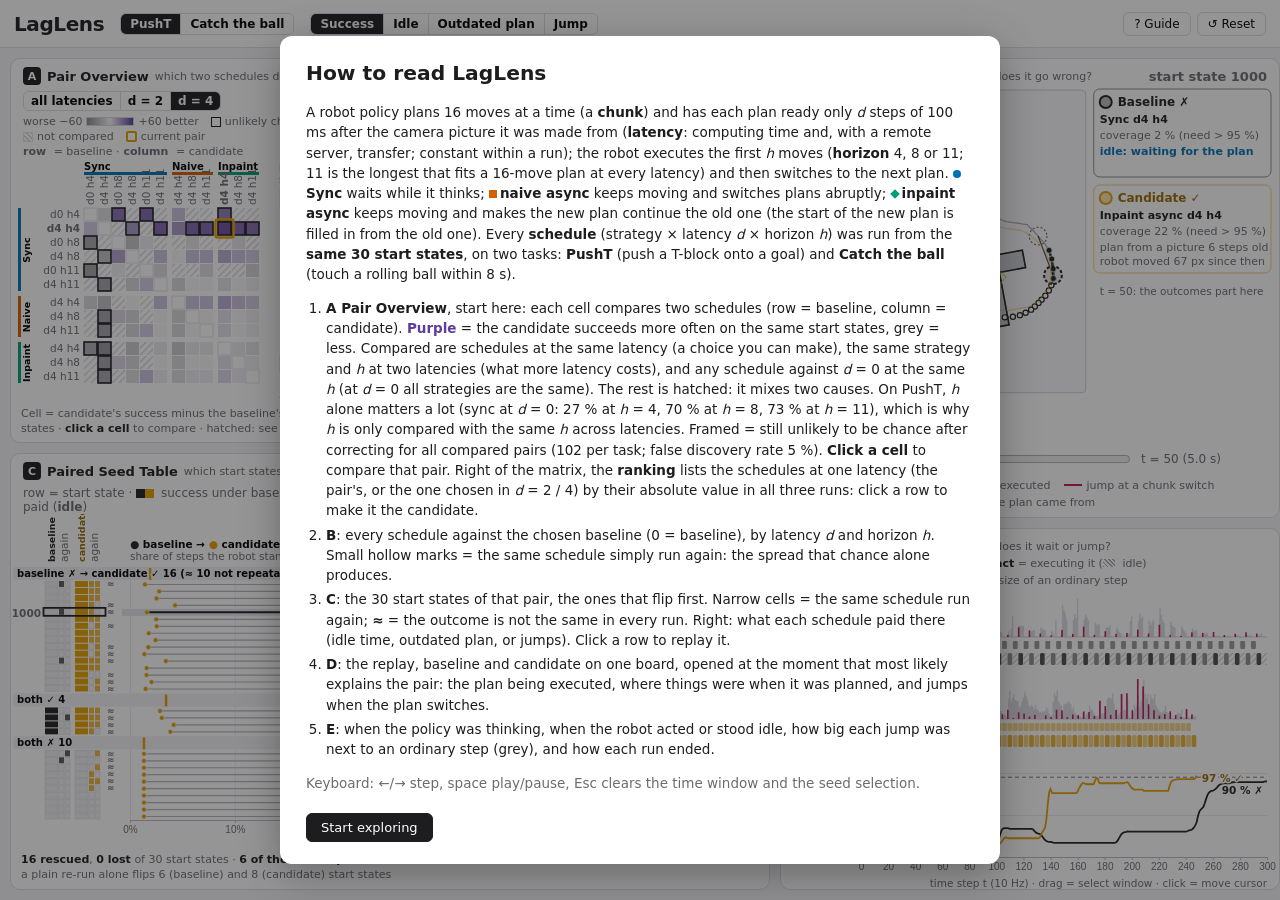
<file: src/index.html>
<!doctype html>
<html lang="en">
<head>
<meta charset="utf-8">
<meta name="viewport" content="width=device-width, initial-scale=1">
<title>LagLens</title>
<link rel="stylesheet" href="css/style.css">
<script src="lib/d3.v7.9.0.min.js"></script>
</head>
<body>
<header id="topbar">
  <div class="brand">
    <span class="logo">LagLens</span>
    <span class="subtitle">what a robot actually executes when its policy thinks too slowly</span>
  </div>
  <div class="tasksw"><span class="lead">task</span><span class="seg" id="taskSeg"></span></div>
  <div class="tasksw" title="What A, B and C show: the outcome, or one of the three costs a schedule can pay for latency"><span class="lead">show</span><span class="seg" id="metricSeg"></span></div>
  <div class="actions">
    <button id="helpBtn">? Guide</button>
    <button id="resetBtn">↺ Reset</button>
  </div>
</header>

<main id="app">
  <div class="col" id="colL">
    <div class="row" id="rowTop">
      <section class="panel" id="pA">
        <div class="ph"><span class="pl">A</span> Pair Overview <span class="task">which two schedules differ?</span></div>
        <div class="controls" id="pairControls"></div>
        <div class="body" id="pairs"></div>
        <div class="note" id="pairNote"></div>
      </section>
      <section class="panel" id="pB">
        <div class="ph"><span class="pl">B</span> Latency Response <span class="task">compared with the baseline</span></div>
        <div class="controls" id="responseControls"></div>
        <div class="body" id="response"></div>
        <div class="note" id="responseNote"></div>
      </section>
    </div>
    <section class="panel" id="pC">
      <div class="ph"><span class="pl">C</span> Paired Seed Table <span class="task">which start states flip?</span></div>
      <div class="controls" id="seedControls"></div>
      <div class="body" id="seedtable"></div>
      <div class="note" id="seedNote"></div>
    </section>
  </div>
  <div class="col" id="colR">
    <section class="panel" id="pD">
      <div class="ph"><span class="pl">D</span> Workspace Replay <span class="task">where does it go wrong?</span> <span id="seedLabel" class="seedlabel"></span></div>
      <div class="body" id="workspace"></div>
      <div class="player" id="player"></div>
      <div class="note key">
        <span><i class="k-line"></i>executed plan</span>
        <span><i class="k-dash"></i>planned, not executed</span>
        <span><i class="k-seam"></i>jump at a chunk switch</span>
        <span><i class="k-seen"></i>where things were in the picture the plan came from</span>
      </div>
    </section>
    <section class="panel" id="pE">
      <div class="ph"><span class="pl">E</span> Execution Timeline <span class="task">when does it wait or jump?</span></div>
      <div class="note key top">
        <span><b>think</b> = policy computing a chunk</span>
        <span><b>act</b> = executing it (<i class="k-hatch"></i> idle)</span>
        <span><i class="k-jump"></i> jump at a chunk switch (px)</span>
        <span><i class="k-mot"></i> size of an ordinary step</span>
      </div>
      <div class="body" id="timeline"></div>
    </section>
  </div>
</main>

<div id="tooltip" class="tooltip" hidden></div>

<div id="guide" class="guide" hidden>
  <div class="guide-card">
    <h2>How to read LagLens</h2>
    <p>A robot policy plans 16 moves at a time (a <b>chunk</b>) and has each plan ready only <i>d</i> steps of 100 ms after the camera picture it was made from (<b>latency</b>: computing time and, with a remote server, transfer; constant within a run); the robot executes the first <i>h</i> moves (<b>horizon</b> 4, 8 or 11; 11 is the longest that fits a 16-move plan at every latency) and then switches to the next plan. <span class="tS">Sync</span> waits while it thinks; <span class="tN">naive async</span> keeps moving and switches plans abruptly; <span class="tI">inpaint async</span> keeps moving and makes the new plan continue the old one (the start of the new plan is filled in from the old one).
      Every <b>schedule</b> (strategy × latency <i>d</i> × horizon <i>h</i>) was run from the <b>same 30 start states</b>, on two tasks: <b>PushT</b> (push a T-block onto a goal) and <b>Catch the ball</b> (touch a rolling ball within 8 s).</p>
    <ol>
      <li><b>A Pair Overview</b>, start here: each cell compares two schedules (row = baseline, column = candidate). <span style="color:#5e3c99;font-weight:700">Purple</span> = the candidate succeeds more often on the same start states, grey = less. Compared are schedules at the same latency (a choice you can make), the same strategy and <i>h</i> at two latencies (what more latency costs), and any schedule against <i>d</i> = 0 at the same <i>h</i> (at <i>d</i> = 0 all strategies are the same). The rest is hatched: it mixes two causes. On PushT, <i>h</i> alone matters a lot (sync at <i>d</i> = 0: 27 % at <i>h</i> = 4, 70 % at <i>h</i> = 8, 73 % at <i>h</i> = 11), which is why <i>h</i> is only compared with the same <i>h</i> across latencies. Framed = still unlikely to be chance after correcting for all compared pairs (102 per task; false discovery rate 5 %). <b>Click a cell</b> to compare that pair. Right of the matrix, the <b>ranking</b> lists the schedules at one latency (the pair's, or the one chosen in <i>d</i> = 2 / 4) by their absolute value in all three runs: click a row to make it the candidate.</li>
      <li><b>B</b>: every schedule against the chosen baseline (0 = baseline), by latency <i>d</i> and horizon <i>h</i>. Small hollow marks = the same schedule simply run again: the spread that chance alone produces.</li>
      <li><b>C</b>: the 30 start states of that pair, the ones that flip first. Narrow cells = the same schedule run again; <b>≈</b> = the outcome is not the same in every run. Right: what each schedule paid there (idle time, outdated plan, or jumps). Click a row to replay it.</li>
      <li><b>D</b>: the replay, baseline and candidate on one board, opened at the moment that most likely explains the pair: the plan being executed, where things were when it was planned, and jumps when the plan switches.</li>
      <li><b>E</b>: when the policy was thinking, when the robot acted or stood idle, how big each jump was next to an ordinary step (grey), and how each run ended.</li>
    </ol>
    <p class="muted">Keyboard: ←/→ step, space play/pause, Esc clears the time window and the seed selection.</p>
    <button id="guideClose">Start exploring</button>
  </div>
</div>

<script type="module" src="js/main.js"></script>
</body>
</html>
</file>
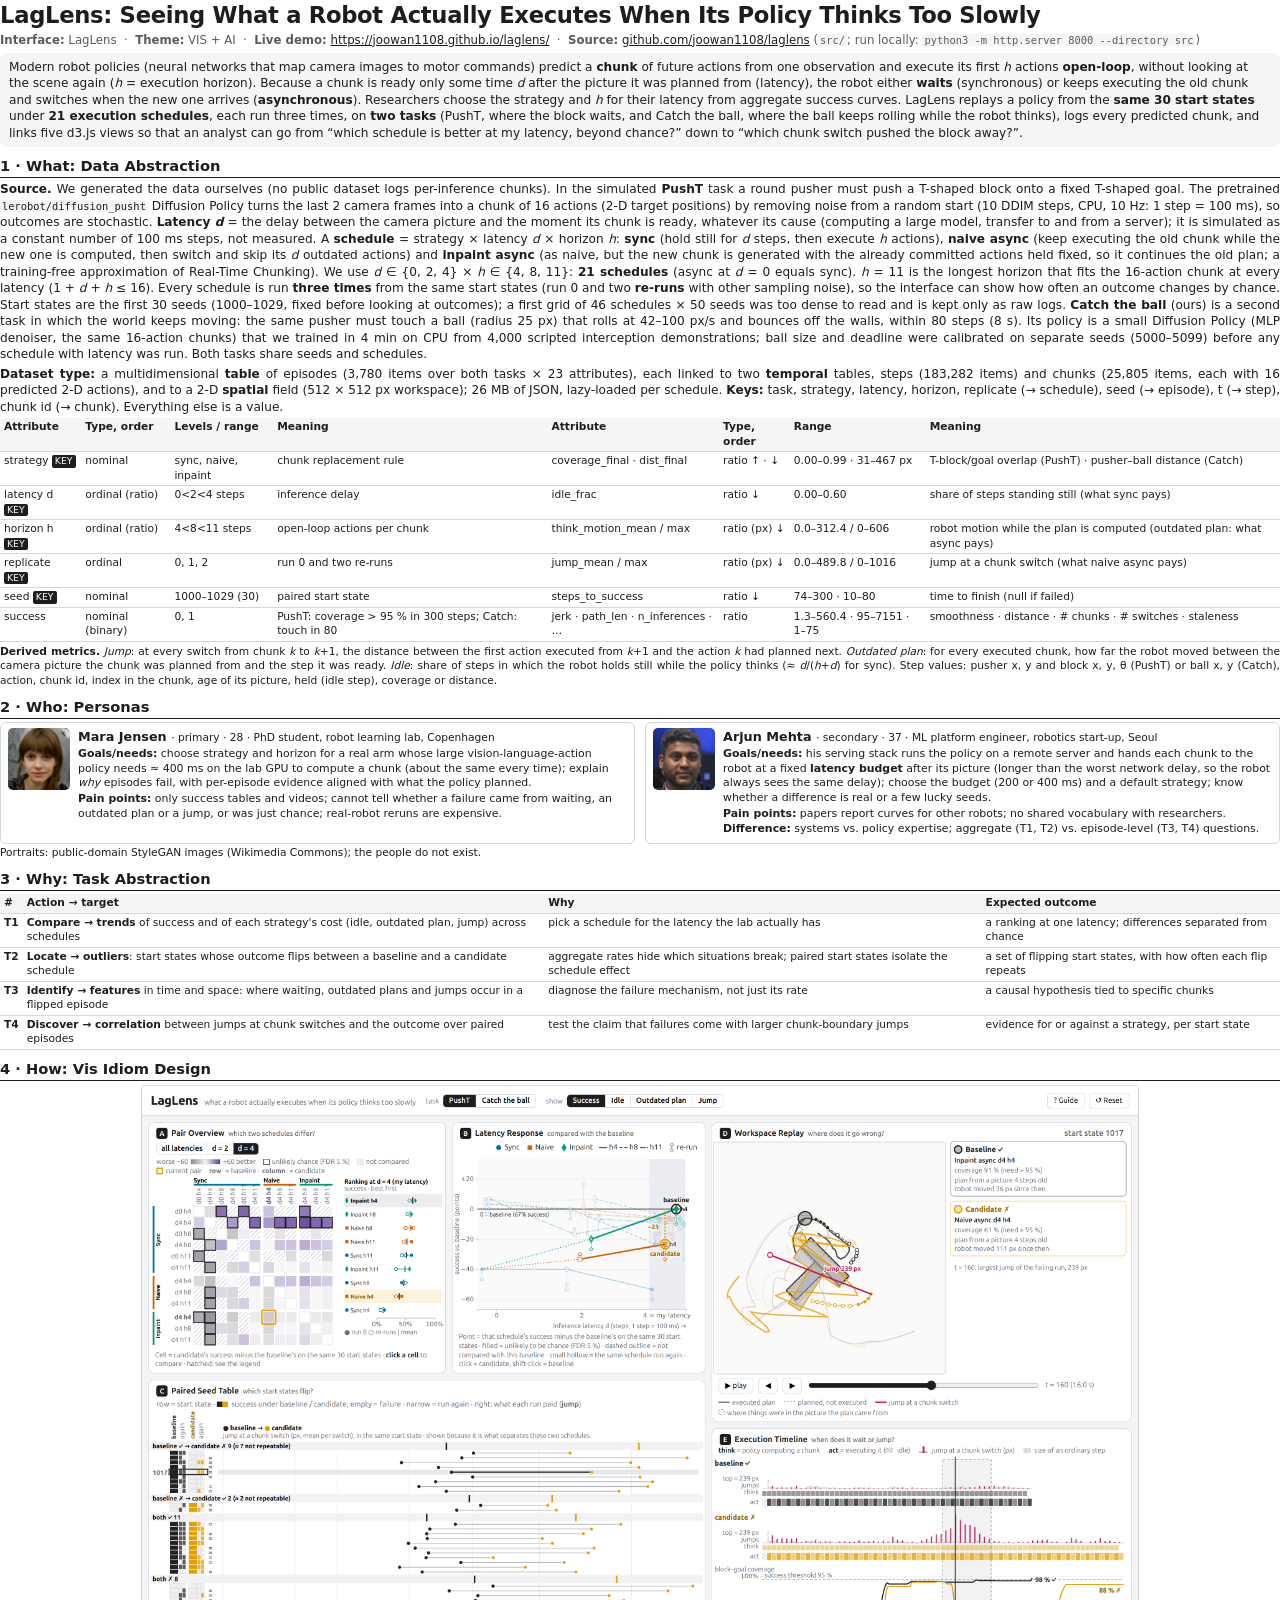
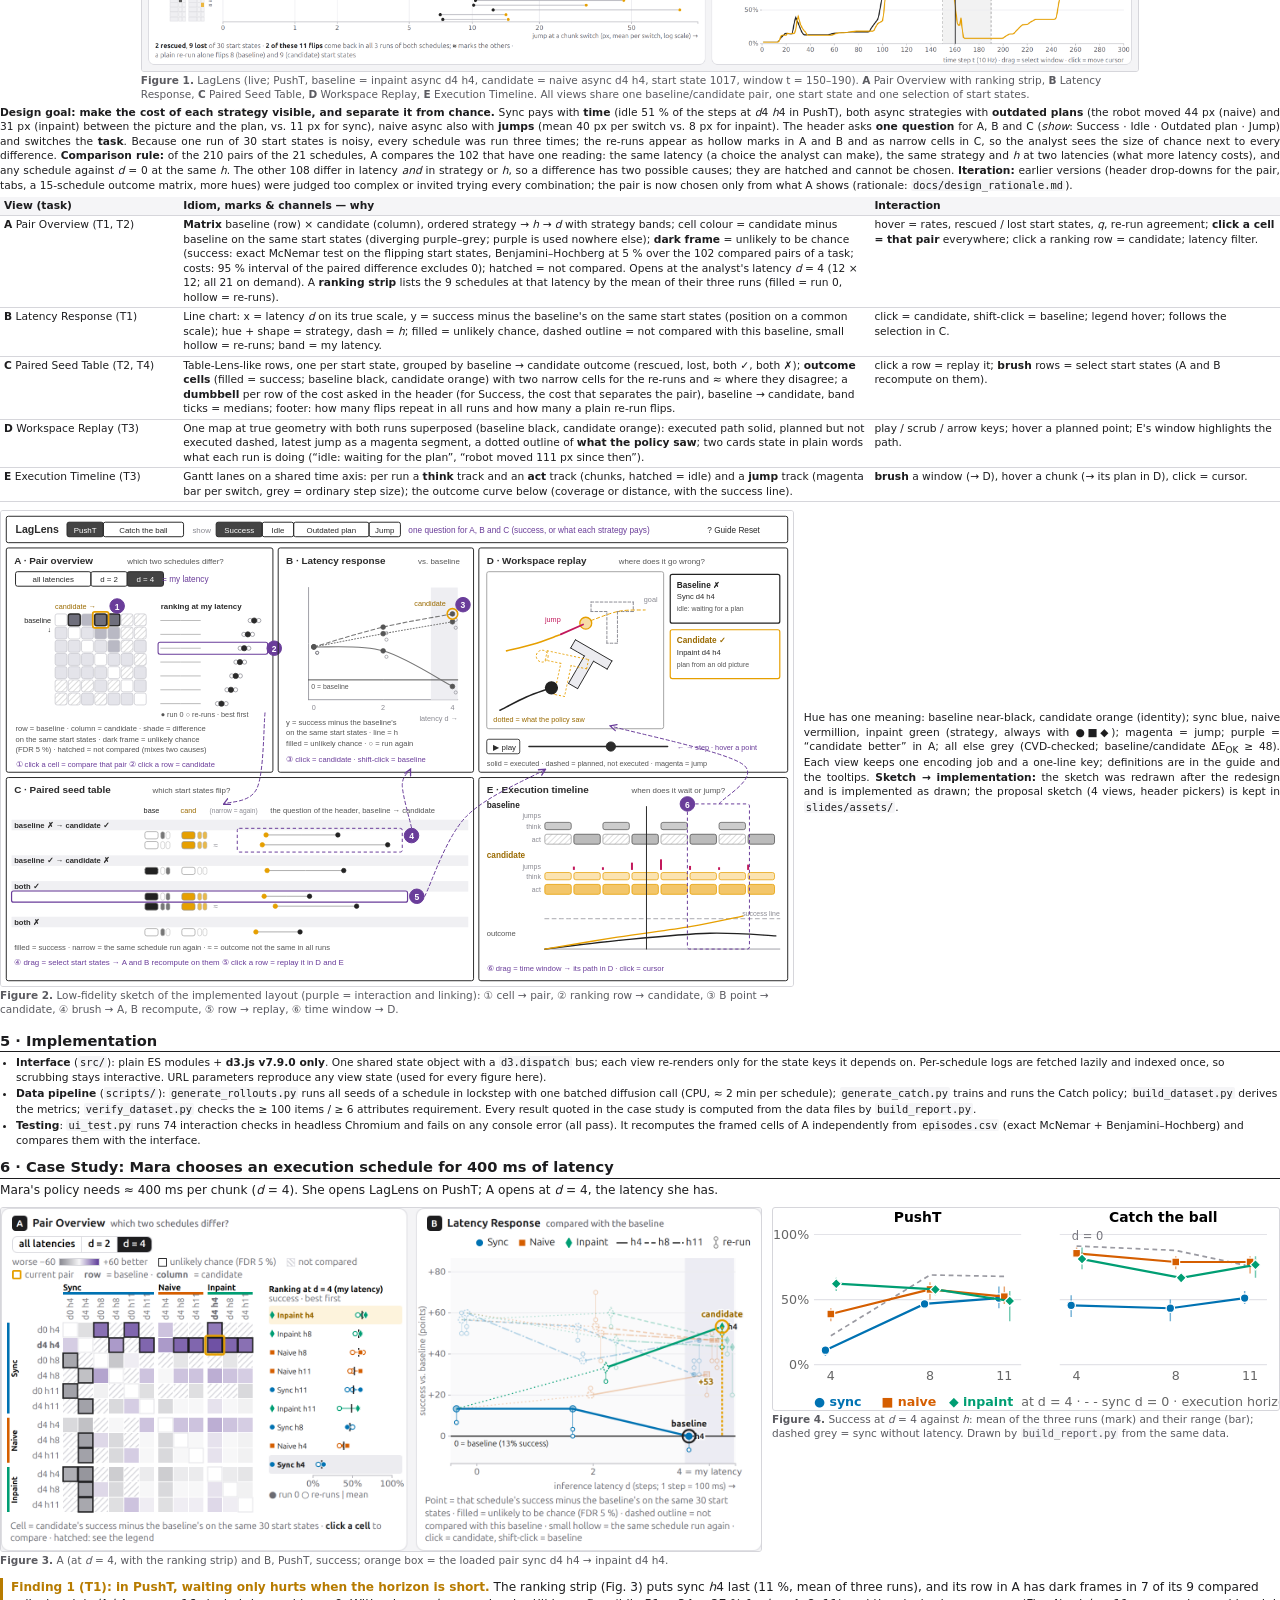
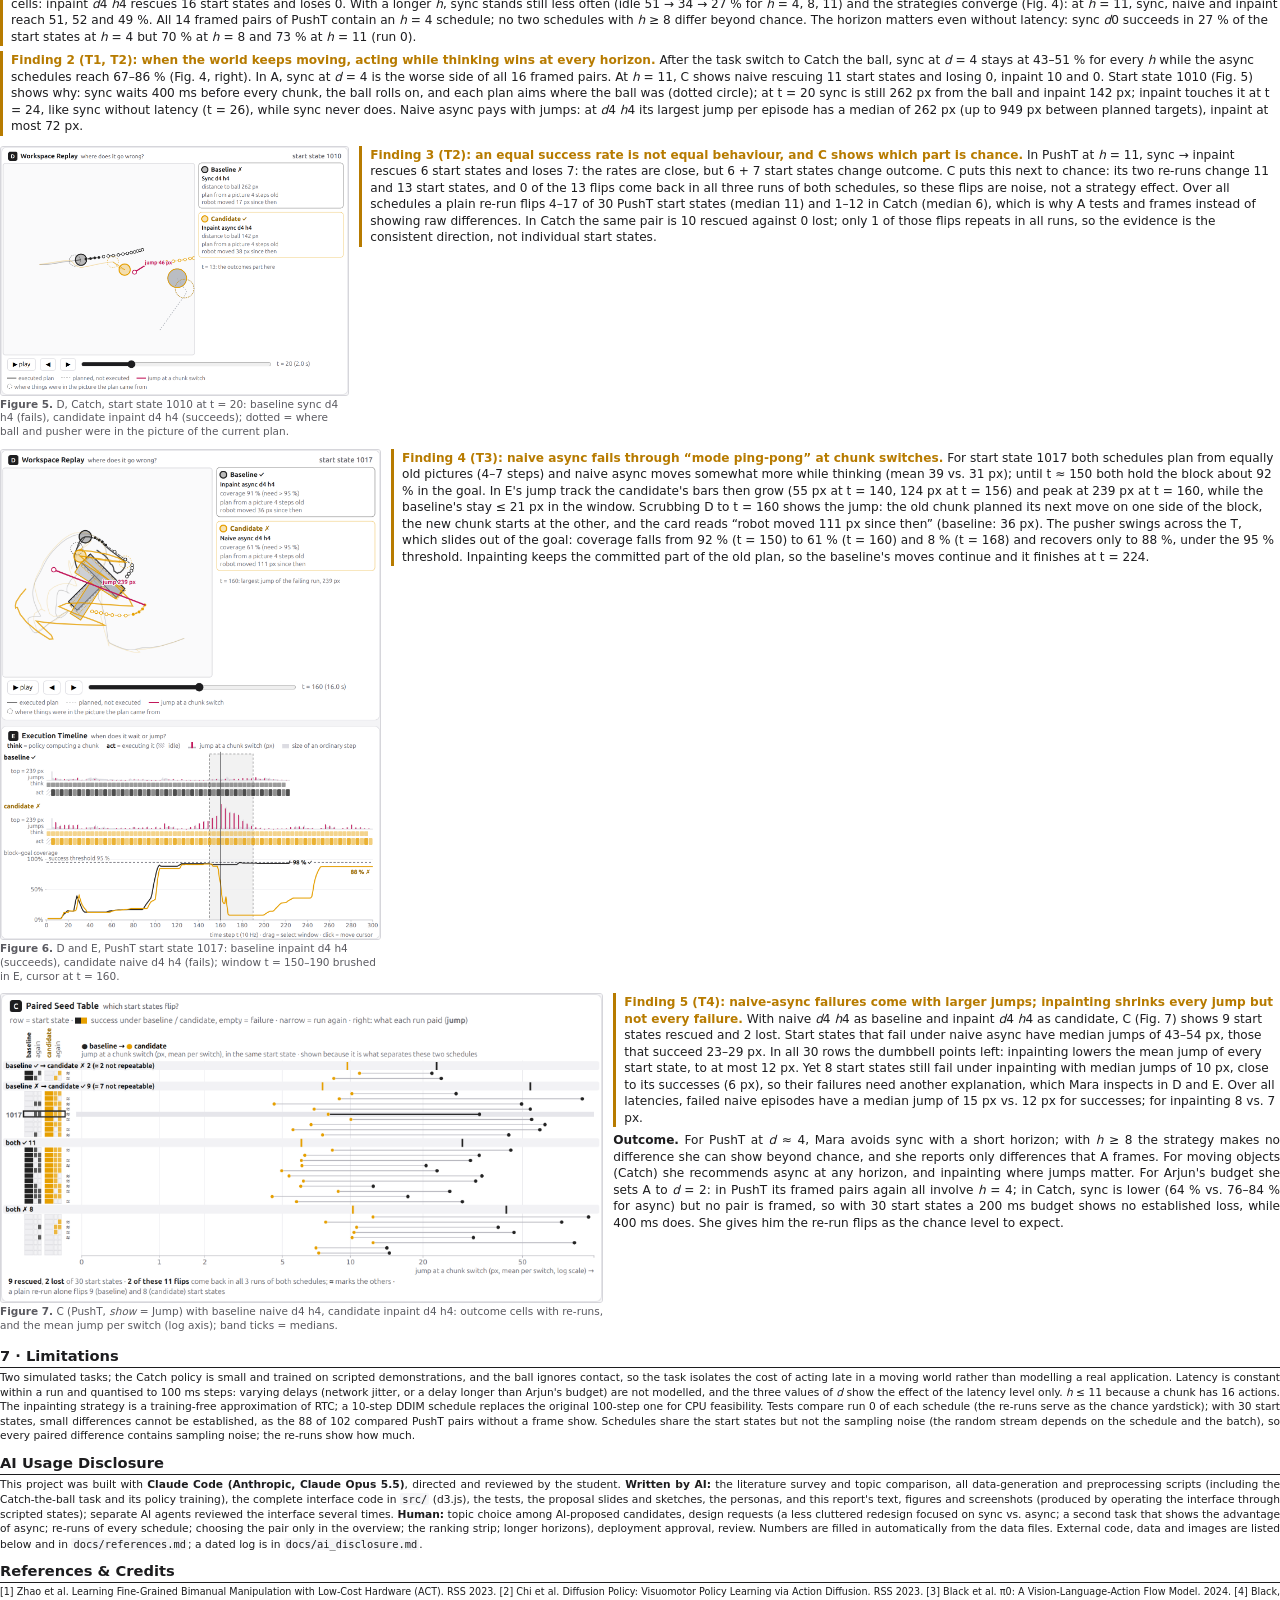
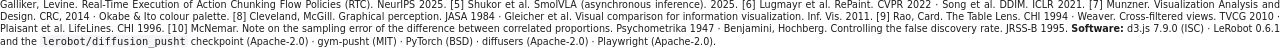
<file: report/report.html>
<!doctype html>
<html lang="en">
<head>
<meta charset="utf-8">
<title>LagLens — Report</title>
<style>
  @page { size: A4; margin: 12mm 13mm 12mm 13mm; }
  :root { --ink:#1d1d1f; --muted:#5a5a60; --line:#d6d6db; --accent:#b77b00; --bg2:#f5f5f7; }
  * { box-sizing: border-box; }
  html, body { margin:0; color:var(--ink); font-family:"Ubuntu Sans","Ubuntu","DejaVu Sans",sans-serif; font-size:9.1pt; line-height:1.36; }
  h1 { font-size:17pt; margin:0 0 2px; letter-spacing:-0.3px; }
  h2 { font-size:11pt; margin:9px 0 3px; padding-bottom:1px; border-bottom:1.2px solid var(--ink); }
  h3 { font-size:9.6pt; margin:6px 0 2px; }
  p { margin:3px 0; text-align:justify; }
  .meta { color:var(--muted); font-size:8.8pt; margin-bottom:4px; }
  .meta a { color:var(--ink); }
  .abs { background:var(--bg2); border-radius:6px; padding:6px 9px; margin:4px 0 2px; }
  table { border-collapse:collapse; width:100%; font-size:8pt; margin:3px 0; }
  th, td { border-bottom:1px solid var(--line); padding:2px 4px; text-align:left; vertical-align:top; }
  th { background:var(--bg2); }
  .cols { display:flex; gap:10px; }
  .cols > * { flex:1; min-width:0; }
  figure { margin:5px 0; }
  figure img, figure svg { width:100%; height:auto; display:block; border:1px solid var(--line); border-radius:3px; }
  figcaption { font-size:7.9pt; color:var(--muted); margin-top:2px; line-height:1.3; }
  .persona { display:flex; gap:8px; border:1px solid var(--line); border-radius:6px; padding:5px 7px; }
  .persona img { width:62px; height:62px; object-fit:cover; border-radius:5px; }
  .persona .n { font-weight:700; font-size:9.6pt; }
  .persona p { font-size:8.2pt; text-align:left; margin:1px 0; }
  .find { border-left:3px solid var(--accent); padding:1px 0 1px 8px; margin:5px 0; }
  .find b.f { color:var(--accent); }
  ul { margin:2px 0 2px 16px; padding:0; } li { margin:1px 0; }
  .small { font-size:8pt; }
  code { font-family:"DejaVu Sans Mono",monospace; font-size:7.8pt; background:var(--bg2); padding:0 2px; border-radius:2px; }
  .refs { font-size:7.2pt; line-height:1.28; }
  .k { display:inline-block; font-size:7pt; background:#1d1d1f; color:#fff; border-radius:2px; padding:0 3px; }
  .num td { text-align:right; } .num td:first-child { text-align:left; }
  figure, table, .find, .cols, .persona, h2 { break-inside: avoid; }
  h2 { break-after: avoid; }
</style>
</head>
<body>

<h1>LagLens: Seeing What a Robot Actually Executes When Its Policy Thinks Too Slowly</h1>
<div class="meta"><b>Interface:</b> LagLens &nbsp;·&nbsp; <b>Theme:</b> VIS + AI &nbsp;·&nbsp; <b>Live demo:</b> <a href="https://joowan1108.github.io/laglens/">https://joowan1108.github.io/laglens/</a>
  &nbsp;·&nbsp; <b>Source:</b> <a href="https://github.com/joowan1108/laglens">github.com/joowan1108/laglens</a> (<code>src/</code>; run locally: <code>python3 -m http.server 8000 --directory src</code>)</div>
<div class="abs">
  Modern robot policies (neural networks that map camera images to motor commands) predict a <b>chunk</b> of future actions from one observation and execute its first <i>h</i> actions <b>open-loop</b>, without looking at the scene again (<i>h</i> = execution horizon). Because a chunk is ready only some time <i>d</i> after the picture it was planned from (latency),
  the robot either <b>waits</b> (synchronous) or keeps executing the old chunk and switches when the new one arrives (<b>asynchronous</b>).
  Researchers choose the strategy and <i>h</i> for their latency from aggregate success curves.
  LagLens replays a policy from the <b>same 30 start states</b> under <b>21 execution schedules</b>, each run three times, on <b>two tasks</b> (PushT, where the block waits, and Catch the ball, where the ball keeps rolling while the robot thinks),
  logs every predicted chunk, and links five d3.js views so that an analyst can go from “which schedule is better at my latency, beyond chance?” down to “which chunk switch pushed the block away?”.
</div>

<h2>1 · What: Data Abstraction</h2>
<p><b>Source.</b> We generated the data ourselves (no public dataset logs per-inference chunks). In the simulated <b>PushT</b> task a round pusher must push a T-shaped block onto a fixed T-shaped goal.
  The pretrained <code>lerobot/diffusion_pusht</code> Diffusion Policy turns the last 2 camera frames into a chunk of 16 actions (2-D target positions) by removing noise from a random start (10 DDIM steps, CPU, 10 Hz: 1 step = 100 ms), so outcomes are stochastic. <b>Latency <i>d</i></b> = the delay between the camera picture and the moment its chunk is ready, whatever its cause (computing a large model, transfer to and from a server); it is simulated as a constant number of 100 ms steps, not measured. A <b>schedule</b> = strategy × latency <i>d</i> × horizon <i>h</i>:
  <b>sync</b> (hold still for <i>d</i> steps, then execute <i>h</i> actions), <b>naive async</b> (keep executing the old chunk while the new one is computed, then switch and skip its <i>d</i> outdated actions)
  and <b>inpaint async</b> (as naive, but the new chunk is generated with the already committed actions held fixed, so it continues the old plan; a training-free approximation of Real-Time Chunking).
  We use <i>d</i> ∈ {0, 2, 4} × <i>h</i> ∈ {4, 8, 11}: <b>21 schedules</b> (async at <i>d</i> = 0 equals sync). <i>h</i> = 11 is the longest horizon that fits the 16-action chunk at every latency (1 + <i>d</i> + <i>h</i> ≤ 16). Every schedule is run <b>three times</b> from the same start states (run 0 and two <b>re-runs</b> with other sampling noise), so the interface can show how often an outcome changes by chance. Start states are the first 30 seeds (1000–1029, fixed before looking at outcomes); a first grid of 46 schedules × 50 seeds was too dense to read and is kept only as raw logs.
  <b>Catch the ball</b> (ours) is a second task in which the world keeps moving: the same pusher must touch a ball (radius 25 px) that rolls at 42–100 px/s and bounces off the walls, within 80 steps (8 s). Its policy is a small Diffusion Policy (MLP denoiser, the same 16-action chunks) that we trained in 4 min on CPU from 4,000 scripted interception demonstrations; ball size and deadline were calibrated on separate seeds (5000–5099) before any schedule with latency was run. Both tasks share seeds and schedules.</p>
<p><b>Dataset type:</b> a multidimensional <b>table</b> of episodes (3,780 items over both tasks × 23 attributes), each linked to two <b>temporal</b> tables, steps (183,282 items) and chunks (25,805 items, each with 16 predicted 2-D actions),
  and to a 2-D <b>spatial</b> field (512 × 512 px workspace); 26 MB of JSON, lazy-loaded per schedule.
  <b>Keys:</b> task, strategy, latency, horizon, replicate (→ schedule), seed (→ episode), t (→ step), chunk id (→ chunk). Everything else is a value.</p>
<table>
  <tr><th>Attribute</th><th>Type, order</th><th>Levels / range</th><th>Meaning</th><th>Attribute</th><th>Type, order</th><th>Range</th><th>Meaning</th></tr>
  <tr><td>strategy <span class="k">KEY</span></td><td>nominal</td><td>sync, naive, inpaint</td><td>chunk replacement rule</td>
      <td>coverage_final · dist_final</td><td>ratio ↑ · ↓</td><td>0.00–0.99 · 31–467 px</td><td>T-block/goal overlap (PushT) · pusher–ball distance (Catch)</td></tr>
  <tr><td>latency d <span class="k">KEY</span></td><td>ordinal (ratio)</td><td>0&lt;2&lt;4 steps</td><td>inference delay</td>
      <td>idle_frac</td><td>ratio ↓</td><td>0.00–0.60</td><td>share of steps standing still (what sync pays)</td></tr>
  <tr><td>horizon h <span class="k">KEY</span></td><td>ordinal (ratio)</td><td>4&lt;8&lt;11 steps</td><td>open-loop actions per chunk</td>
      <td>think_motion_mean / max</td><td>ratio (px) ↓</td><td>0.0–312.4 / 0–606</td><td>robot motion while the plan is computed (outdated plan: what async pays)</td></tr>
  <tr><td>replicate <span class="k">KEY</span></td><td>ordinal</td><td>0, 1, 2</td><td>run 0 and two re-runs</td>
      <td>jump_mean / max</td><td>ratio (px) ↓</td><td>0.0–489.8 / 0–1016</td><td>jump at a chunk switch (what naive async pays)</td></tr>
  <tr><td>seed <span class="k">KEY</span></td><td>nominal</td><td>1000–1029 (30)</td><td>paired start state</td>
      <td>steps_to_success</td><td>ratio ↓</td><td>74–300 · 10–80</td><td>time to finish (null if failed)</td></tr>
  <tr><td>success</td><td>nominal (binary)</td><td>0, 1</td><td>PushT: coverage &gt; 95 % in 300 steps; Catch: touch in 80</td>
      <td>jerk · path_len · n_inferences · …</td><td>ratio</td><td>1.3–560.4 · 95–7151 · 1–75</td><td>smoothness · distance · # chunks · # switches · staleness</td></tr>
</table>
<p class="small"><b>Derived metrics.</b> <i>Jump</i>: at every switch from chunk <i>k</i> to <i>k</i>+1, the distance between the first action executed from <i>k</i>+1 and the action <i>k</i> had planned next. <i>Outdated plan</i>: for every executed chunk, how far the robot moved between the camera picture the chunk was planned from and the step it was ready. <i>Idle</i>: share of steps in which the robot holds still while the policy thinks (≈ <i>d</i>/(<i>h</i>+<i>d</i>) for sync). Step values: pusher x, y and block x, y, θ (PushT) or ball x, y (Catch), action, chunk id, index in the chunk, age of its picture, held (idle step), coverage or distance.</p>

<h2>2 · Who: Personas</h2>
<div class="cols">
  <div class="persona"><img src="../slides/assets/persona_primary.jpg"><div>
    <div class="n">Mara Jensen <span class="small" style="font-weight:400">· primary · 28 · PhD student, robot learning lab, Copenhagen</span></div>
    <p><b>Goals/needs:</b> choose strategy and horizon for a real arm whose large vision-language-action policy needs ≈ 400 ms on the lab GPU to compute a chunk (about the same every time); explain <i>why</i> episodes fail, with per-episode evidence aligned with what the policy planned.</p>
    <p><b>Pain points:</b> only success tables and videos; cannot tell whether a failure came from waiting, an outdated plan or a jump, or was just chance; real-robot reruns are expensive.</p></div></div>
  <div class="persona"><img src="../slides/assets/persona_secondary.jpg"><div>
    <div class="n">Arjun Mehta <span class="small" style="font-weight:400">· secondary · 37 · ML platform engineer, robotics start-up, Seoul</span></div>
    <p><b>Goals/needs:</b> his serving stack runs the policy on a remote server and hands each chunk to the robot at a fixed <b>latency budget</b> after its picture (longer than the worst network delay, so the robot always sees the same delay); choose the budget (200 or 400 ms) and a default strategy; know whether a difference is real or a few lucky seeds.</p>
    <p><b>Pain points:</b> papers report curves for other robots; no shared vocabulary with researchers. <b>Difference:</b> systems vs. policy expertise; aggregate (T1, T2) vs. episode-level (T3, T4) questions.</p></div></div>
</div>
<p class="small" style="margin-top:2px">Portraits: public-domain StyleGAN images (Wikimedia Commons); the people do not exist.</p>

<h2>3 · Why: Task Abstraction</h2>
<table>
  <tr><th>#</th><th>Action → target</th><th>Why</th><th>Expected outcome</th></tr>
  <tr><td><b>T1</b></td><td><b>Compare → trends</b> of success and of each strategy's cost (idle, outdated plan, jump) across schedules</td><td>pick a schedule for the latency the lab actually has</td><td>a ranking at one latency; differences separated from chance</td></tr>
  <tr><td><b>T2</b></td><td><b>Locate → outliers</b>: start states whose outcome flips between a baseline and a candidate schedule</td><td>aggregate rates hide which situations break; paired start states isolate the schedule effect</td><td>a set of flipping start states, with how often each flip repeats</td></tr>
  <tr><td><b>T3</b></td><td><b>Identify → features</b> in time and space: where waiting, outdated plans and jumps occur in a flipped episode</td><td>diagnose the failure mechanism, not just its rate</td><td>a causal hypothesis tied to specific chunks</td></tr>
  <tr><td><b>T4</b></td><td><b>Discover → correlation</b> between jumps at chunk switches and the outcome over paired episodes</td><td>test the claim that failures come with larger chunk-boundary jumps</td><td>evidence for or against a strategy, per start state</td></tr>
</table>

<h2>4 · How: Vis Idiom Design</h2>
<figure style="width:78%;margin:4px auto">
  <img src="../image.png">
  <figcaption><b>Figure 1.</b> LagLens (live; PushT, baseline = inpaint async d4 h4, candidate = naive async d4 h4, start state 1017, window t = 150–190). <b>A</b> Pair Overview with ranking strip, <b>B</b> Latency Response, <b>C</b> Paired Seed Table, <b>D</b> Workspace Replay, <b>E</b> Execution Timeline. All views share one baseline/candidate pair, one start state and one selection of start states.</figcaption>
</figure>
<p class="small"><b>Design goal: make the cost of each strategy visible, and separate it from chance.</b> Sync pays with <b>time</b> (idle 51 % of the steps at <i>d</i>4 <i>h</i>4 in PushT), both async strategies with <b>outdated plans</b> (the robot moved 44 px (naive) and 31 px (inpaint) between the picture and the plan, vs. 11 px for sync), naive async also with <b>jumps</b> (mean 40 px per switch vs. 8 px for inpaint). The header asks <b>one question</b> for A, B and C (<i>show</i>: Success · Idle · Outdated plan · Jump) and switches the <b>task</b>. Because one run of 30 start states is noisy, every schedule was run three times; the re-runs appear as hollow marks in A and B and as narrow cells in C, so the analyst sees the size of chance next to every difference. <b>Comparison rule:</b> of the 210 pairs of the 21 schedules, A compares the 102 that have one reading: the same latency (a choice the analyst can make), the same strategy and <i>h</i> at two latencies (what more latency costs), and any schedule against <i>d</i> = 0 at the same <i>h</i>. The other 108 differ in latency <i>and</i> in strategy or <i>h</i>, so a difference has two possible causes; they are hatched and cannot be chosen. <b>Iteration:</b> earlier versions (header drop-downs for the pair, tabs, a 15-schedule outcome matrix, more hues) were judged too complex or invited trying every combination; the pair is now chosen only from what A shows (rationale: <code>docs/design_rationale.md</code>).</p>
<table>
  <tr><th style="width:14%">View (task)</th><th style="width:54%">Idiom, marks &amp; channels — why</th><th>Interaction</th></tr>
  <tr><td><b>A</b> Pair Overview (T1, T2)</td><td><b>Matrix</b> baseline (row) × candidate (column), ordered strategy → <i>h</i> → <i>d</i> with strategy bands; cell colour = candidate minus baseline on the same start states (diverging purple–grey; purple is used nowhere else); <b>dark frame</b> = unlikely to be chance (success: exact McNemar test on the flipping start states, Benjamini–Hochberg at 5 % over the 102 compared pairs of a task; costs: 95 % interval of the paired difference excludes 0); hatched = not compared. Opens at the analyst's latency <i>d</i> = 4 (12 × 12; all 21 on demand). A <b>ranking strip</b> lists the 9 schedules at that latency by the mean of their three runs (filled = run 0, hollow = re-runs).</td><td>hover = rates, rescued / lost start states, <i>q</i>, re-run agreement; <b>click a cell = that pair</b> everywhere; click a ranking row = candidate; latency filter.</td></tr>
  <tr><td><b>B</b> Latency Response (T1)</td><td>Line chart: x = latency <i>d</i> on its true scale, y = success minus the baseline's on the same start states (position on a common scale); hue + shape = strategy, dash = <i>h</i>; filled = unlikely chance, dashed outline = not compared with this baseline, small hollow = re-runs; band = my latency.</td><td>click = candidate, shift-click = baseline; legend hover; follows the selection in C.</td></tr>
  <tr><td><b>C</b> Paired Seed Table (T2, T4)</td><td>Table-Lens-like rows, one per start state, grouped by baseline → candidate outcome (rescued, lost, both ✓, both ✗); <b>outcome cells</b> (filled = success; baseline black, candidate orange) with two narrow cells for the re-runs and ≈ where they disagree; a <b>dumbbell</b> per row of the cost asked in the header (for Success, the cost that separates the pair), baseline → candidate, band ticks = medians; footer: how many flips repeat in all runs and how many a plain re-run flips.</td><td>click a row = replay it; <b>brush</b> rows = select start states (A and B recompute on them).</td></tr>
  <tr><td><b>D</b> Workspace Replay (T3)</td><td>One map at true geometry with both runs superposed (baseline black, candidate orange): executed path solid, planned but not executed dashed, latest jump as a magenta segment, a dotted outline of <b>what the policy saw</b>; two cards state in plain words what each run is doing (“idle: waiting for the plan”, “robot moved 111 px since then”).</td><td>play / scrub / arrow keys; hover a planned point; E's window highlights the path.</td></tr>
  <tr><td><b>E</b> Execution Timeline (T3)</td><td>Gantt lanes on a shared time axis: per run a <b>think</b> track and an <b>act</b> track (chunks, hatched = idle) and a <b>jump</b> track (magenta bar per switch, grey = ordinary step size); the outcome curve below (coverage or distance, with the success line).</td><td><b>brush</b> a window (→ D), hover a chunk (→ its plan in D), click = cursor.</td></tr>
</table>
<div class="cols" style="align-items:center">
  <figure style="flex:1.25"><img src="sketch.svg"><figcaption><b>Figure 2.</b> Low-fidelity sketch of the implemented layout (purple = interaction and linking): ① cell → pair, ② ranking row → candidate, ③ B point → candidate, ④ brush → A, B recompute, ⑤ row → replay, ⑥ time window → D.</figcaption></figure>
  <p class="small" style="flex:0.75">Hue has one meaning: baseline near-black, candidate orange (identity); sync blue, naive vermillion, inpaint green (strategy, always with ●■◆); magenta = jump; purple = “candidate better” in A; all else grey (CVD-checked; baseline/candidate ΔE<sub>OK</sub> ≥ 48). Each view keeps one encoding job and a one-line key; definitions are in the guide and the tooltips. <b>Sketch → implementation:</b> the sketch was redrawn after the redesign and is implemented as drawn; the proposal sketch (4 views, header pickers) is kept in <code>slides/assets/</code>.</p>
</div>

<h2>5 · Implementation</h2>
<ul class="small">
  <li><b>Interface</b> (<code>src/</code>): plain ES modules + <b>d3.js v7.9.0 only</b>. One shared state object with a <code>d3.dispatch</code> bus; each view re-renders only for the state keys it depends on. Per-schedule logs are fetched lazily and indexed once, so scrubbing stays interactive. URL parameters reproduce any view state (used for every figure here).</li>
  <li><b>Data pipeline</b> (<code>scripts/</code>): <code>generate_rollouts.py</code> runs all seeds of a schedule in lockstep with one batched diffusion call (CPU, ≈ 2 min per schedule); <code>generate_catch.py</code> trains and runs the Catch policy; <code>build_dataset.py</code> derives the metrics; <code>verify_dataset.py</code> checks the ≥ 100 items / ≥ 6 attributes requirement. Every result quoted in the case study is computed from the data files by <code>build_report.py</code>.</li>
  <li><b>Testing</b>: <code>ui_test.py</code> runs 74 interaction checks in headless Chromium and fails on any console error (all pass). It recomputes the framed cells of A independently from <code>episodes.csv</code> (exact McNemar + Benjamini–Hochberg) and compares them with the interface.</li>
</ul>

<h2>6 · Case Study: Mara chooses an execution schedule for 400 ms of latency</h2>
<p>Mara's policy needs ≈ 400 ms per chunk (<i>d</i> = 4). She opens LagLens on PushT; A opens at <i>d</i> = 4, the latency she has.</p>
<div class="cols" style="align-items:flex-start">
  <figure style="flex:1.2"><img src="fig_pairs.png"><figcaption><b>Figure 3.</b> A (at <i>d</i> = 4, with the ranking strip) and B, PushT, success; orange box = the loaded pair sync d4 h4 → inpaint d4 h4.</figcaption></figure>
  <figure style="flex:0.8"><svg viewBox="0 0 420 168" width="420" height="168" font-size="10.5" font-family="Ubuntu Sans, Ubuntu, DejaVu Sans"><text x="120.0" y="12" text-anchor="middle" font-weight="bold" font-size="11.5">PushT</text><line x1="34" x2="206" y1="130" y2="130" stroke="#e3e3e8"/><text x="30" y="133.5" text-anchor="end" fill="#666">0%</text><line x1="34" x2="206" y1="76.0" y2="76.0" stroke="#e3e3e8"/><text x="30" y="79.5" text-anchor="end" fill="#666">50%</text><line x1="34" x2="206" y1="22" y2="22" stroke="#e3e3e8"/><text x="30" y="25.5" text-anchor="end" fill="#666">100%</text><text x="48.0" y="143" text-anchor="middle" fill="#666">4</text><text x="130.28571428571428" y="143" text-anchor="middle" fill="#666">8</text><text x="192.0" y="143" text-anchor="middle" fill="#666">11</text><polyline points="48.0,106.0 130.3,55.6 192.0,56.8" fill="none" stroke="#9a9aa2" stroke-width="1.4" stroke-dasharray="4 3"/><line x1="43.5" x2="43.5" y1="122.8" y2="115.6" stroke="#0072B2" stroke-width="1.2" stroke-opacity="0.55"/><line x1="125.8" x2="125.8" y1="83.2" y2="76.0" stroke="#0072B2" stroke-width="1.2" stroke-opacity="0.55"/><line x1="187.5" x2="187.5" y1="83.2" y2="65.2" stroke="#0072B2" stroke-width="1.2" stroke-opacity="0.55"/><polyline points="43.5,118.0 125.8,79.6 187.5,74.8" fill="none" stroke="#0072B2" stroke-width="1.8"/><circle cx="43.5" cy="118.0" r="3.5" fill="#0072B2" stroke="#fff"/><circle cx="125.8" cy="79.6" r="3.5" fill="#0072B2" stroke="#fff"/><circle cx="187.5" cy="74.8" r="3.5" fill="#0072B2" stroke="#fff"/><line x1="48.0" x2="48.0" y1="94.0" y2="83.2" stroke="#D55E00" stroke-width="1.2" stroke-opacity="0.55"/><line x1="130.3" x2="130.3" y1="76.0" y2="61.6" stroke="#D55E00" stroke-width="1.2" stroke-opacity="0.55"/><line x1="192.0" x2="192.0" y1="79.6" y2="65.2" stroke="#D55E00" stroke-width="1.2" stroke-opacity="0.55"/><polyline points="48.0,88.0 130.3,67.6 192.0,73.6" fill="none" stroke="#D55E00" stroke-width="1.8"/><rect x="44.8" y="84.8" width="6.4" height="6.4" fill="#D55E00" stroke="#fff"/><rect x="127.1" y="64.4" width="6.4" height="6.4" fill="#D55E00" stroke="#fff"/><rect x="188.8" y="70.4" width="6.4" height="6.4" fill="#D55E00" stroke="#fff"/><line x1="52.5" x2="52.5" y1="68.8" y2="58.0" stroke="#009E73" stroke-width="1.2" stroke-opacity="0.55"/><line x1="134.8" x2="134.8" y1="72.4" y2="65.2" stroke="#009E73" stroke-width="1.2" stroke-opacity="0.55"/><line x1="196.5" x2="196.5" y1="94.0" y2="68.8" stroke="#009E73" stroke-width="1.2" stroke-opacity="0.55"/><polyline points="52.5,62.8 134.8,67.6 196.5,77.2" fill="none" stroke="#009E73" stroke-width="1.8"/><rect x="49.5" y="59.8" width="6" height="6" fill="#009E73" stroke="#fff" transform="rotate(45 52.5 62.8)"/><rect x="131.8" y="64.6" width="6" height="6" fill="#009E73" stroke="#fff" transform="rotate(45 134.8 67.6)"/><rect x="193.5" y="74.2" width="6" height="6" fill="#009E73" stroke="#fff" transform="rotate(45 196.5 77.2)"/><text x="324.0" y="12" text-anchor="middle" font-weight="bold" font-size="11.5">Catch the ball</text><line x1="238" x2="410" y1="130" y2="130" stroke="#e3e3e8"/><line x1="238" x2="410" y1="76.0" y2="76.0" stroke="#e3e3e8"/><line x1="238" x2="410" y1="22" y2="22" stroke="#e3e3e8"/><text x="252.0" y="143" text-anchor="middle" fill="#666">4</text><text x="334.2857142857143" y="143" text-anchor="middle" fill="#666">8</text><text x="396.0" y="143" text-anchor="middle" fill="#666">11</text><polyline points="252.0,31.6 334.3,35.2 396.0,48.4" fill="none" stroke="#9a9aa2" stroke-width="1.4" stroke-dasharray="4 3"/><text x="248.0" y="26.60000000000001" fill="#77777f" font-size="9.5">d = 0</text><line x1="247.5" x2="247.5" y1="90.4" y2="72.4" stroke="#0072B2" stroke-width="1.2" stroke-opacity="0.55"/><line x1="329.8" x2="329.8" y1="94.0" y2="76.0" stroke="#0072B2" stroke-width="1.2" stroke-opacity="0.55"/><line x1="391.5" x2="391.5" y1="79.6" y2="68.8" stroke="#0072B2" stroke-width="1.2" stroke-opacity="0.55"/><polyline points="247.5,80.8 329.8,83.2 391.5,74.8" fill="none" stroke="#0072B2" stroke-width="1.8"/><circle cx="247.5" cy="80.8" r="3.5" fill="#0072B2" stroke="#fff"/><circle cx="329.8" cy="83.2" r="3.5" fill="#0072B2" stroke="#fff"/><circle cx="391.5" cy="74.8" r="3.5" fill="#0072B2" stroke="#fff"/><line x1="252.0" x2="252.0" y1="40.0" y2="32.8" stroke="#D55E00" stroke-width="1.2" stroke-opacity="0.55"/><line x1="334.3" x2="334.3" y1="50.8" y2="40.0" stroke="#D55E00" stroke-width="1.2" stroke-opacity="0.55"/><line x1="396.0" x2="396.0" y1="54.4" y2="40.0" stroke="#D55E00" stroke-width="1.2" stroke-opacity="0.55"/><polyline points="252.0,37.6 334.3,44.8 396.0,44.8" fill="none" stroke="#D55E00" stroke-width="1.8"/><rect x="248.8" y="34.4" width="6.4" height="6.4" fill="#D55E00" stroke="#fff"/><rect x="331.1" y="41.6" width="6.4" height="6.4" fill="#D55E00" stroke="#fff"/><rect x="392.8" y="41.6" width="6.4" height="6.4" fill="#D55E00" stroke="#fff"/><line x1="256.5" x2="256.5" y1="50.8" y2="32.8" stroke="#009E73" stroke-width="1.2" stroke-opacity="0.55"/><line x1="338.8" x2="338.8" y1="58.0" y2="58.0" stroke="#009E73" stroke-width="1.2" stroke-opacity="0.55"/><line x1="400.5" x2="400.5" y1="58.0" y2="40.0" stroke="#009E73" stroke-width="1.2" stroke-opacity="0.55"/><polyline points="256.5,42.4 338.8,58.0 400.5,47.2" fill="none" stroke="#009E73" stroke-width="1.8"/><rect x="253.5" y="39.4" width="6" height="6" fill="#009E73" stroke="#fff" transform="rotate(45 256.5 42.4)"/><rect x="335.8" y="55.0" width="6" height="6" fill="#009E73" stroke="#fff" transform="rotate(45 338.8 58.0)"/><rect x="397.5" y="44.2" width="6" height="6" fill="#009E73" stroke="#fff" transform="rotate(45 400.5 47.2)"/><text x="34" y="164" fill="#0072B2" font-weight="bold">● sync</text><text x="90" y="164" fill="#D55E00" font-weight="bold">■ naive</text><text x="146" y="164" fill="#009E73" font-weight="bold">◆ inpaint</text><text x="206" y="164" fill="#666">at d = 4 · - - sync d = 0 · execution horizon h →</text></svg><figcaption><b>Figure 4.</b> Success at <i>d</i> = 4 against <i>h</i>: mean of the three runs (mark) and their range (bar); dashed grey = sync without latency. Drawn by <code>build_report.py</code> from the same data.</figcaption></figure>
</div>
<div class="find"><b class="f">Finding 1 (T1): in PushT, waiting only hurts when the horizon is short.</b>
  The ranking strip (Fig. 3) puts sync <i>h</i>4 last (11 %, mean of three runs), and its row in A has dark frames in 7 of its 9 compared cells: inpaint <i>d</i>4 <i>h</i>4 rescues 16 start states and loses 0. With a longer <i>h</i>, sync stands still less often (idle 51 → 34 → 27 % for <i>h</i> = 4, 8, 11) and the strategies converge (Fig. 4): at <i>h</i> = 11, sync, naive and inpaint reach 51, 52 and 49 %. All 14 framed pairs of PushT contain an <i>h</i> = 4 schedule; no two schedules with <i>h</i> ≥ 8 differ beyond chance. The horizon matters even without latency: sync <i>d</i>0 succeeds in 27 % of the start states at <i>h</i> = 4 but 70 % at <i>h</i> = 8 and 73 % at <i>h</i> = 11 (run 0).</div>
<div class="find"><b class="f">Finding 2 (T1, T2): when the world keeps moving, acting while thinking wins at every horizon.</b>
  After the task switch to Catch the ball, sync at <i>d</i> = 4 stays at 43–51 % for every <i>h</i> while the async schedules reach 67–86 % (Fig. 4, right). In A, sync at <i>d</i> = 4 is the worse side of all 16 framed pairs. At <i>h</i> = 11, C shows naive rescuing 11 start states and losing 0, inpaint 10 and 0. Start state 1010 (Fig. 5) shows why: sync waits 400 ms before every chunk, the ball rolls on, and each plan aims where the ball was (dotted circle); at t = 20 sync is still 262 px from the ball and inpaint 142 px; inpaint touches it at t = 24, like sync without latency (t = 26), while sync never does. Naive async pays with jumps: at <i>d</i>4 <i>h</i>4 its largest jump per episode has a median of 262 px (up to 949 px between planned targets), inpaint at most 72 px.</div>
<div class="cols" style="align-items:flex-start">
  <figure style="flex:0.55"><img src="fig_f5_catch.png"><figcaption><b>Figure 5.</b> D, Catch, start state 1010 at t = 20: baseline sync d4 h4 (fails), candidate inpaint d4 h4 (succeeds); dotted = where ball and pusher were in the picture of the current plan.</figcaption></figure>
  <div style="flex:1.45"><div class="find"><b class="f">Finding 3 (T2): an equal success rate is not equal behaviour, and C shows which part is chance.</b>
  In PushT at <i>h</i> = 11, sync → inpaint rescues 6 start states and loses 7: the rates are close, but 6 + 7 start states change outcome. C puts this next to chance: its two re-runs change 11 and 13 start states, and 0 of the 13 flips come back in all three runs of both schedules, so these flips are noise, not a strategy effect. Over all schedules a plain re-run flips 4–17 of 30 PushT start states (median 11) and 1–12 in Catch (median 6), which is why A tests and frames instead of showing raw differences. In Catch the same pair is 10 rescued against 0 lost; only 1 of those flips repeats in all runs, so the evidence is the consistent direction, not individual start states.</div></div>
</div>
<div class="cols" style="align-items:flex-start">
  <figure style="flex:0.6"><img src="fig_f3_replay.png"><figcaption><b>Figure 6.</b> D and E, PushT start state 1017: baseline inpaint d4 h4 (succeeds), candidate naive d4 h4 (fails); window t = 150–190 brushed in E, cursor at t = 160.</figcaption></figure>
  <div style="flex:1.4"><div class="find"><b class="f">Finding 4 (T3): naive async fails through “mode ping-pong” at chunk switches.</b>
  For start state 1017 both schedules plan from equally old pictures (4–7 steps) and naive async moves somewhat more while thinking (mean 39 vs. 31 px); until t ≈ 150 both hold the block about 92 % in the goal. In E's jump track the candidate's bars then grow (55 px at t = 140, 124 px at t = 156) and peak at 239 px at t = 160, while the baseline's stay ≤ 21 px in the window.
  Scrubbing D to t = 160 shows the jump: the old chunk planned its next move on one side of the block, the new chunk starts at the other, and the card reads “robot moved 111 px since then” (baseline: 36 px). The pusher swings across the T, which slides out of the goal: coverage falls from 92 % (t = 150) to 61 % (t = 160) and 8 % (t = 168) and recovers only to 88 %, under the 95 % threshold. Inpainting keeps the committed part of the old plan, so the baseline's moves continue and it finishes at t = 224.</div></div>
</div>
<div class="cols" style="align-items:flex-start">
  <figure style="flex:0.95"><img src="fig_f4_shift.png"><figcaption><b>Figure 7.</b> C (PushT, <i>show</i> = Jump) with baseline naive d4 h4, candidate inpaint d4 h4: outcome cells with re-runs, and the mean jump per switch (log axis); band ticks = medians.</figcaption></figure>
  <div style="flex:1.05">
    <div class="find"><b class="f">Finding 5 (T4): naive-async failures come with larger jumps; inpainting shrinks every jump but not every failure.</b>
      With naive <i>d</i>4 <i>h</i>4 as baseline and inpaint <i>d</i>4 <i>h</i>4 as candidate, C (Fig. 7) shows 9 start states rescued and 2 lost. Start states that fail under naive async have median jumps of 43–54 px, those that succeed 23–29 px. In all 30 rows the dumbbell points left: inpainting lowers the mean jump of every start state, to at most 12 px. Yet 8 start states still fail under inpainting with median jumps of 10 px, close to its successes (6 px), so their failures need another explanation, which Mara inspects in D and E. Over all latencies, failed naive episodes have a median jump of 15 px vs. 12 px for successes; for inpainting 8 vs. 7 px.</div>
    <p><b>Outcome.</b> For PushT at <i>d</i> ≈ 4, Mara avoids sync with a short horizon; with <i>h</i> ≥ 8 the strategy makes no difference she can show beyond chance, and she reports only differences that A frames. For moving objects (Catch) she recommends async at any horizon, and inpainting where jumps matter. For Arjun's budget she sets A to <i>d</i> = 2: in PushT its framed pairs again all involve <i>h</i> = 4; in Catch, sync is lower (64 % vs. 76–84 % for async) but no pair is framed, so with 30 start states a 200 ms budget shows no established loss, while 400 ms does. She gives him the re-run flips as the chance level to expect.</p>
  </div>
</div>

<h2>7 · Limitations</h2>
<p class="small">Two simulated tasks; the Catch policy is small and trained on scripted demonstrations, and the ball ignores contact, so the task isolates the cost of acting late in a moving world rather than modelling a real application. Latency is constant within a run and quantised to 100 ms steps: varying delays (network jitter, or a delay longer than Arjun's budget) are not modelled, and the three values of <i>d</i> show the effect of the latency level only. <i>h</i> ≤ 11 because a chunk has 16 actions. The inpainting strategy is a training-free approximation of RTC; a 10-step DDIM schedule replaces the original 100-step one for CPU feasibility. Tests compare run 0 of each schedule (the re-runs serve as the chance yardstick); with 30 start states, small differences cannot be established, as the 88 of 102 compared PushT pairs without a frame show. Schedules share the start states but not the sampling noise (the random stream depends on the schedule and the batch), so every paired difference contains sampling noise; the re-runs show how much.</p>

<h2>AI Usage Disclosure</h2>
<p class="small">This project was built with <b>Claude Code (Anthropic, Claude Opus 5.5)</b>, directed and reviewed by the student. <b>Written by AI:</b> the literature survey and topic comparison, all data-generation and preprocessing scripts (including the Catch-the-ball task and its policy training), the complete interface code in <code>src/</code> (d3.js), the tests, the proposal slides and sketches, the personas, and this report's text, figures and screenshots (produced by operating the interface through scripted states); separate AI agents reviewed the interface several times. <b>Human:</b> topic choice among AI-proposed candidates, design requests (a less cluttered redesign focused on sync vs. async; a second task that shows the advantage of async; re-runs of every schedule; choosing the pair only in the overview; the ranking strip; longer horizons), deployment approval, review. Numbers are filled in automatically from the data files. External code, data and images are listed below and in <code>docs/references.md</code>; a dated log is in <code>docs/ai_disclosure.md</code>.</p>

<h2>References &amp; Credits</h2>
<p class="refs">[1] Zhao et al. Learning Fine-Grained Bimanual Manipulation with Low-Cost Hardware (ACT). RSS 2023. [2] Chi et al. Diffusion Policy: Visuomotor Policy Learning via Action Diffusion. RSS 2023. [3] Black et al. π0: A Vision-Language-Action Flow Model. 2024. [4] Black, Galliker, Levine. Real-Time Execution of Action Chunking Flow Policies (RTC). NeurIPS 2025. [5] Shukor et al. SmolVLA (asynchronous inference). 2025. [6] Lugmayr et al. RePaint. CVPR 2022 · Song et al. DDIM. ICLR 2021. [7] Munzner. Visualization Analysis and Design. CRC, 2014 · Okabe &amp; Ito colour palette. [8] Cleveland, McGill. Graphical perception. JASA 1984 · Gleicher et al. Visual comparison for information visualization. Inf. Vis. 2011. [9] Rao, Card. The Table Lens. CHI 1994 · Weaver. Cross-filtered views. TVCG 2010 · Plaisant et al. LifeLines. CHI 1996. [10] McNemar. Note on the sampling error of the difference between correlated proportions. Psychometrika 1947 · Benjamini, Hochberg. Controlling the false discovery rate. JRSS-B 1995. <b>Software:</b> d3.js 7.9.0 (ISC) · LeRobot 0.6.1 and the <code>lerobot/diffusion_pusht</code> checkpoint (Apache-2.0) · gym-pusht (MIT) · PyTorch (BSD) · diffusers (Apache-2.0) · Playwright (Apache-2.0).</p>

</body>
</html>
</file>
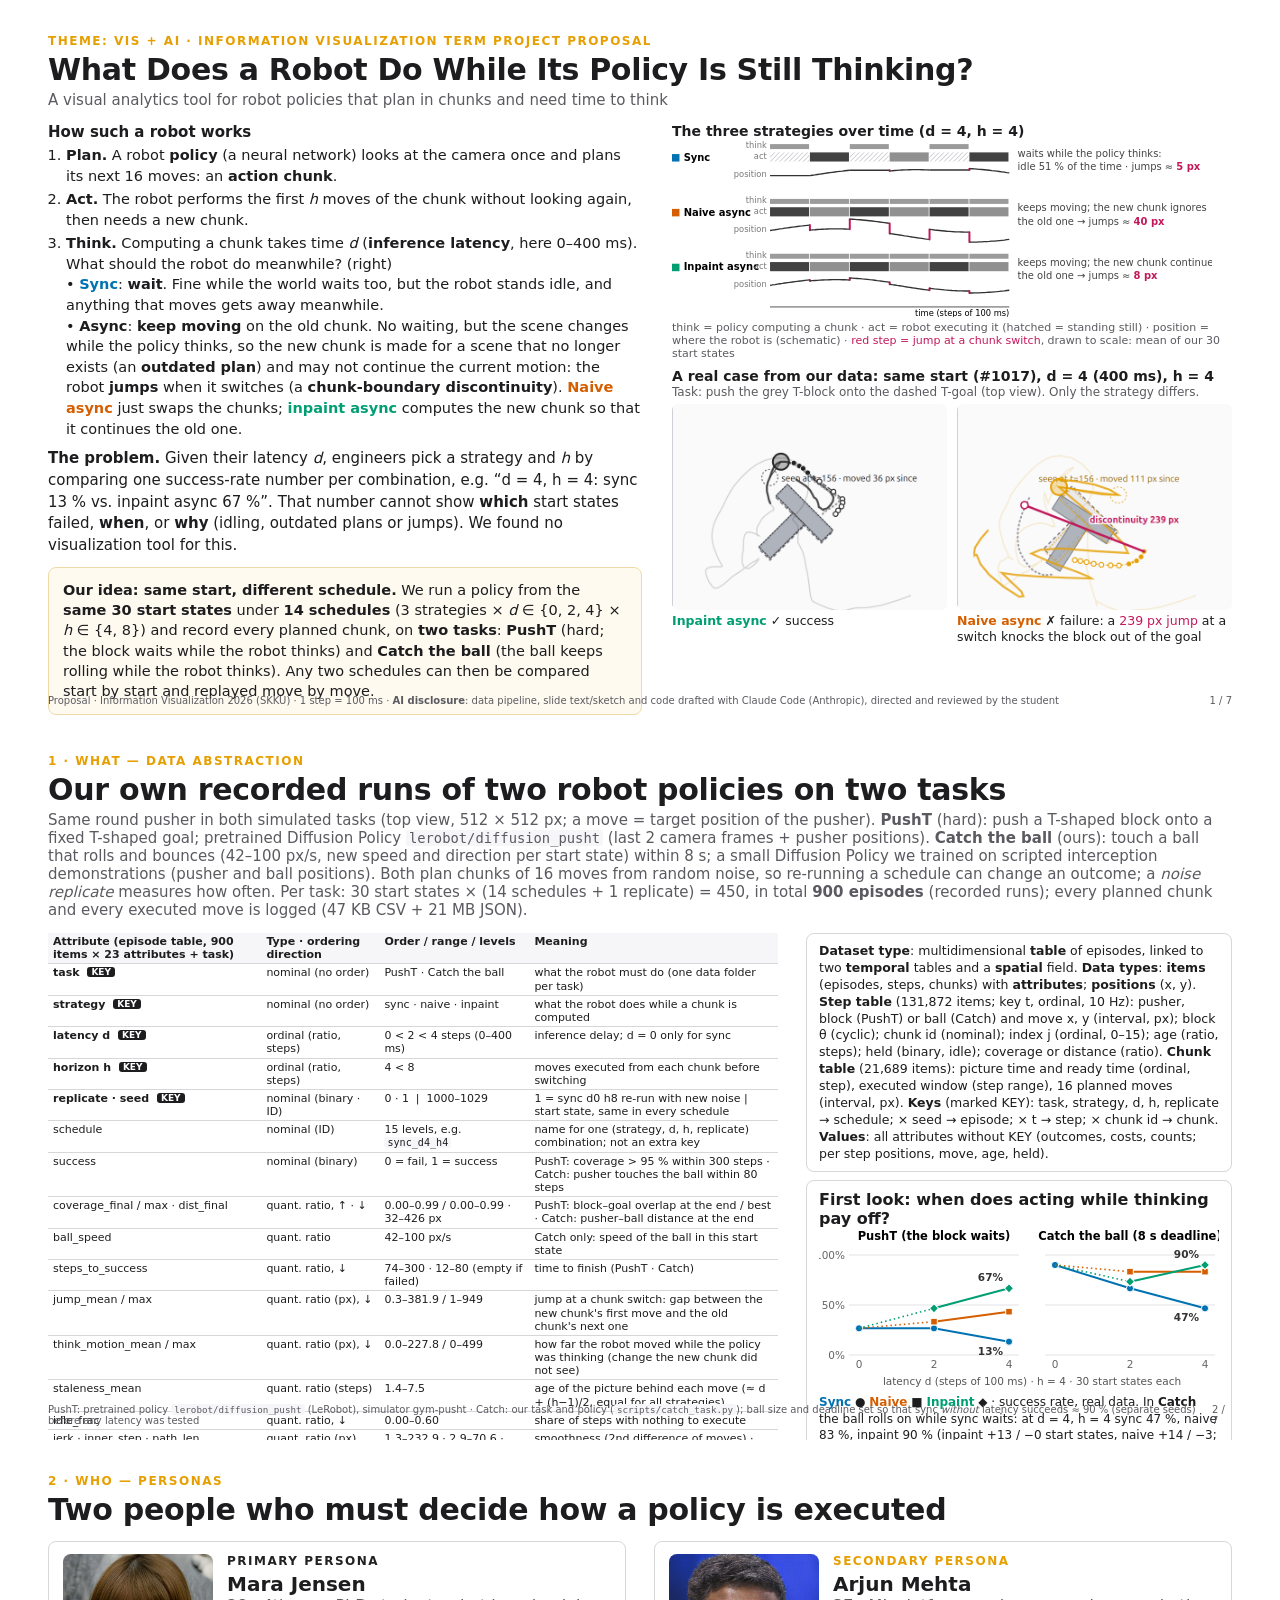
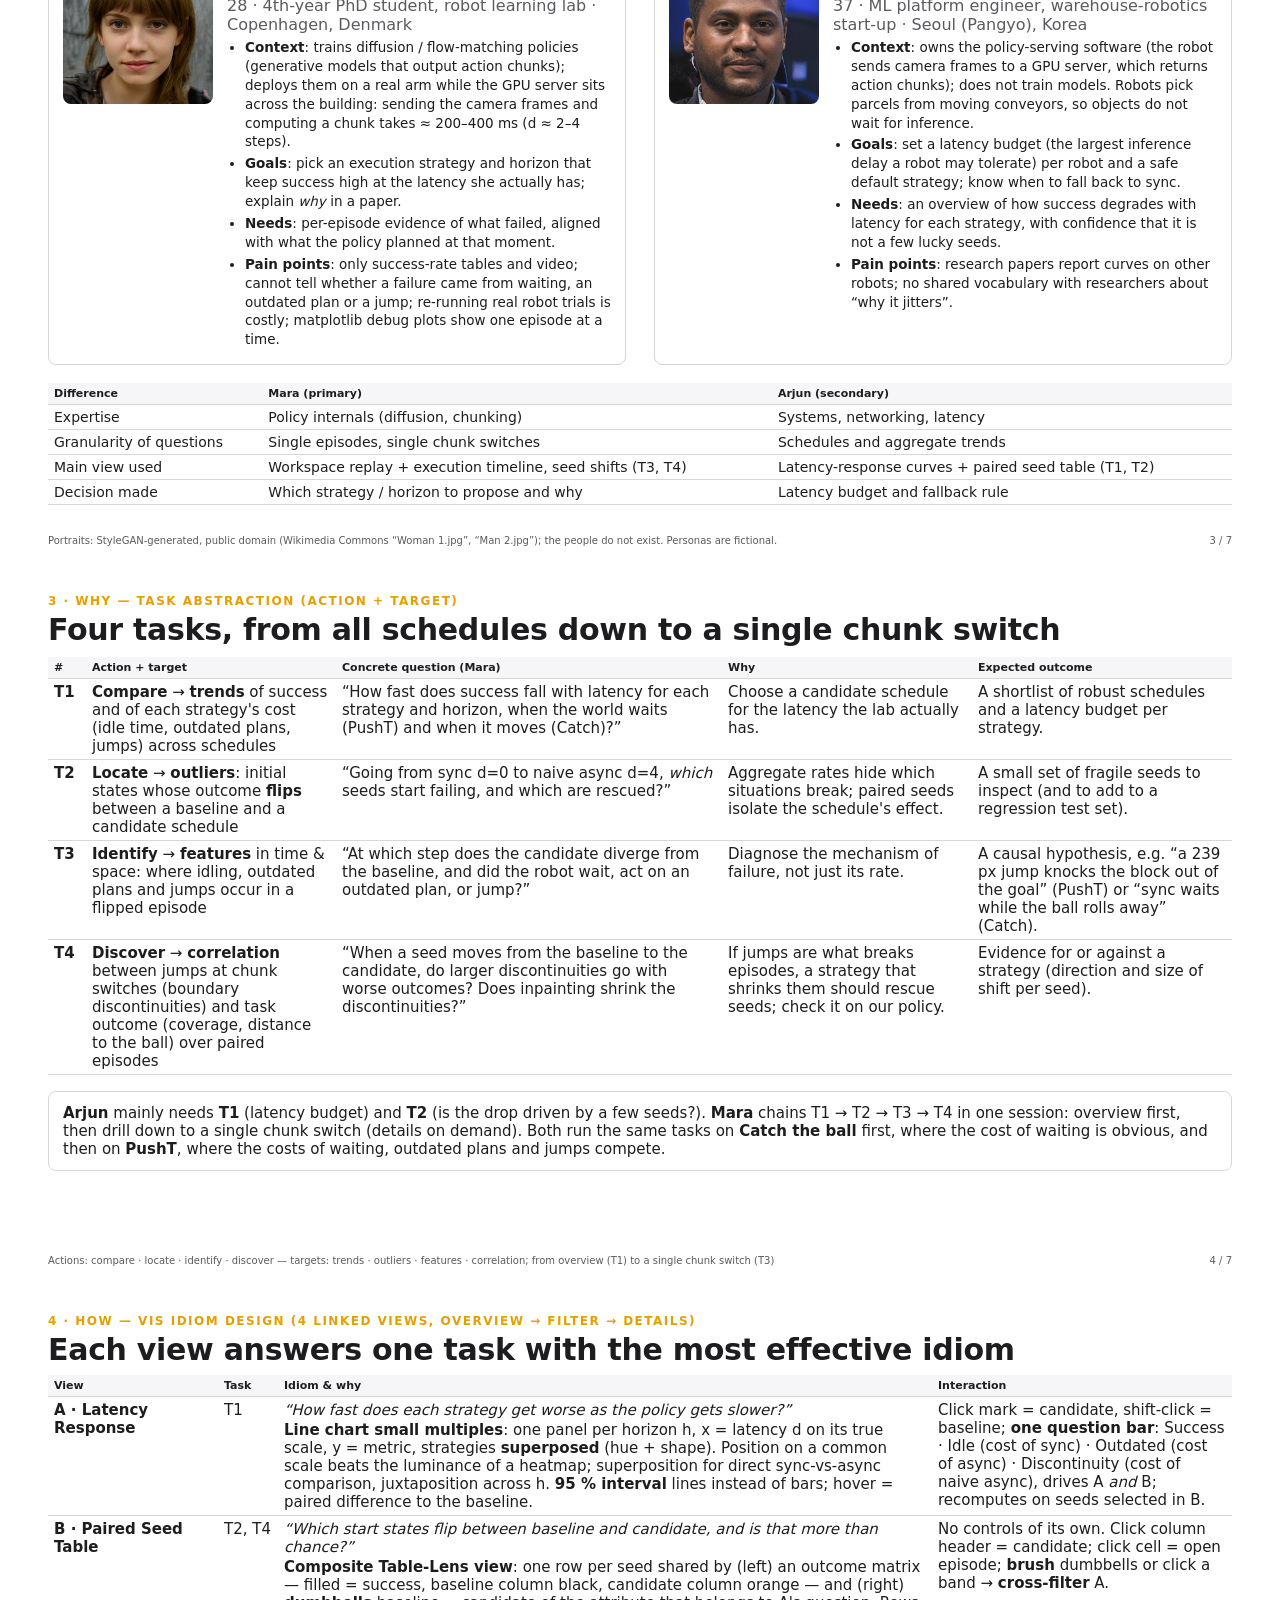
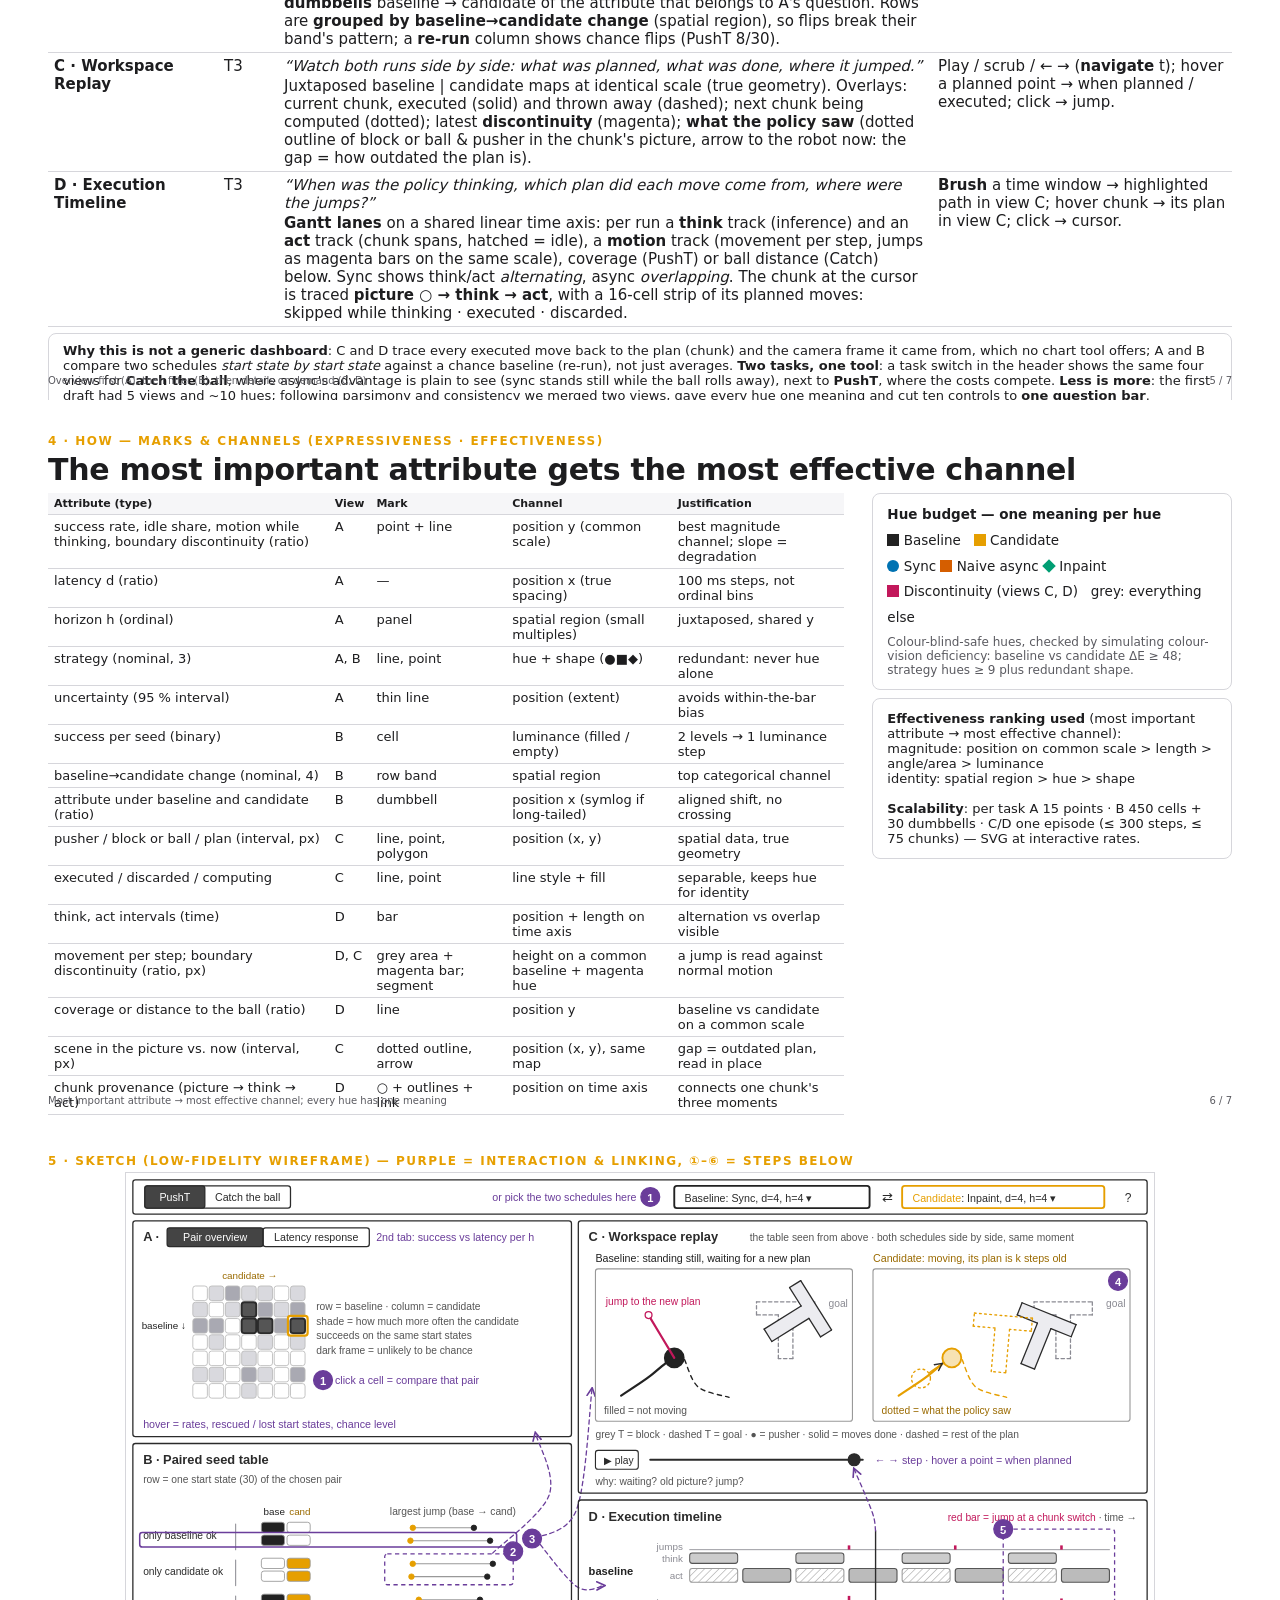
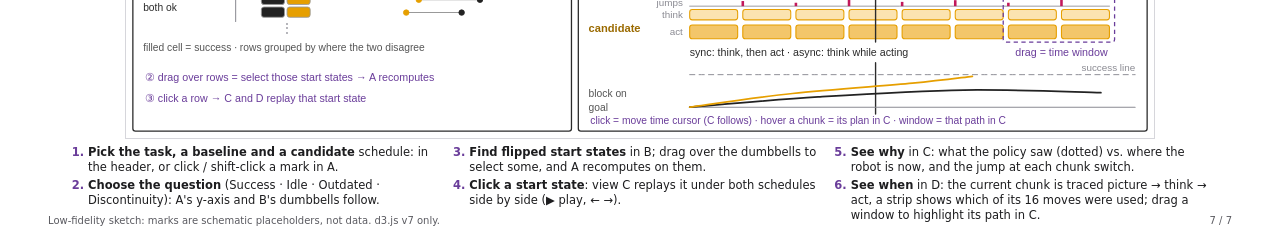
<file: slides/slides.html>
<!doctype html>
<html lang="en">
<head>
<meta charset="utf-8">
<title>Proposal</title>
<style>
  @page { size: 1280px 720px; margin: 0; }
  :root { --ink:#1d1d1f; --muted:#5a5a60; --line:#d6d6db; --accent:#E69F00; --ref:#222; --blue:#0072B2; --verm:#D55E00; --green:#009E73; --bg2:#f6f6f8; }
  * { box-sizing: border-box; }
  html, body { margin:0; padding:0; background:#fff; color:var(--ink); font-family: "Ubuntu Sans", "Ubuntu", "DejaVu Sans", sans-serif; }
  .slide { width:1280px; height:720px; padding:34px 48px 30px; position:relative; overflow:hidden; page-break-after: always; break-after: page; }
  .slide:last-child { page-break-after: auto; break-after: auto; }
  h1 { font-size:30px; margin:0 0 4px; letter-spacing:-0.3px; }
  h2 { font-size:15px; margin:0 0 14px; color:var(--muted); font-weight:normal; }
  .kicker { font-size:12px; text-transform:uppercase; letter-spacing:1.5px; color:var(--accent); font-weight:bold; margin-bottom:4px; }
  .foot { position:absolute; bottom:14px; left:48px; right:48px; font-size:10px; color:var(--muted); display:flex; justify-content:space-between; }
  table { border-collapse:collapse; width:100%; font-size:13px; }
  th, td { border-bottom:1px solid var(--line); padding:4px 6px; text-align:left; vertical-align:top; }
  th { background:var(--bg2); font-size:11px; }
  .cols { display:flex; gap:28px; }
  .card { border:1px solid var(--line); border-radius:8px; padding:12px 14px; background:#fff; }
  .tag { display:inline-block; font-size:10.5px; padding:1px 7px; border-radius:9px; background:var(--bg2); border:1px solid var(--line); margin-right:4px; }
  .k { font-weight:bold; }
  ul { margin:4px 0 0 18px; padding:0; } li { margin:3px 0; font-size:14.5px; line-height:1.4; }
  .small li { font-size:13.5px; }
  .muted { color:var(--muted); }
  .big { font-size:15px; line-height:1.45; }
  .keyb { font-size:9px; background:#1d1d1f; color:#fff; border-radius:3px; padding:0 4px; margin-left:4px; vertical-align:1px; }
  code { font-family: "DejaVu Sans Mono", monospace; font-size:0.92em; background:var(--bg2); padding:0 3px; border-radius:3px; }
  ol.plain { margin:0 0 0 18px; padding:0; } ol.plain li { font-size:14.5px; line-height:1.42; margin:3px 0; }
  .tS { color:#0072B2; font-weight:bold; } .tN { color:#D55E00; font-weight:bold; } .tI { color:#009E73; font-weight:bold; }
  figure.hook { margin:0; flex:1; } figure.hook img { width:100%; display:block; border-radius:6px; }
  figure.hook figcaption { font-size:12.5px; margin-top:3px; line-height:1.3; }
  .q { font-style:italic; color:#1d1d1f; margin-bottom:2px; }
  table.dense { font-size:12px; } table.dense td, table.dense th { padding:2px 5px; line-height:1.2; }
  ol.steps { columns:3; column-gap:22px; margin:6px 22px 0 40px; padding:0; font-size:11.5px; line-height:1.3; }
  ol.steps li { margin:0 0 3px; break-inside:avoid; font-size:11.5px; line-height:1.3; }
  ol.steps li::marker { color:#6a3d9a; font-weight:bold; }
</style>
</head>
<body>

<!-- 1. Title / theme / problem -->
<section class="slide">
  <div class="kicker">Theme: VIS + AI · Information Visualization Term Project Proposal</div>
  <h1>What Does a Robot Do While Its Policy Is Still Thinking?</h1>
  <h2>A visual analytics tool for robot policies that plan in chunks and need time to think</h2>
  <div class="cols" style="margin-top:2px; gap:30px">
    <div style="flex:1">
      <div class="k" style="font-size:15px; margin-bottom:4px">How such a robot works</div>
      <ol class="plain">
        <li><b>Plan.</b> A robot <b>policy</b> (a neural network) looks at the camera once and plans its next 16 moves: an <b>action chunk</b>.</li>
        <li><b>Act.</b> The robot performs the first <i>h</i> moves of the chunk without looking again, then needs a new chunk.</li>
        <li><b>Think.</b> Computing a chunk takes time <i>d</i> (<b>inference latency</b>, here 0–400 ms). What should the robot do meanwhile? (right)
          <br>• <span class="tS">Sync</span>: <b>wait</b>. Fine while the world waits too, but the robot stands idle, and anything that moves gets away meanwhile.
          <br>• <b>Async</b>: <b>keep moving</b> on the old chunk. No waiting, but the scene changes while the policy thinks, so the new chunk is made for a scene that no longer exists (an <b>outdated plan</b>) and may not continue the current motion: the robot <b>jumps</b> when it switches (a <b>chunk-boundary discontinuity</b>). <span class="tN">Naive async</span> just swaps the chunks; <span class="tI">inpaint async</span> computes the new chunk so that it continues the old one.</li>
      </ol>
      <div class="big" style="margin-top:9px">
        <b>The problem.</b> Given their latency <i>d</i>, engineers pick a strategy and <i>h</i> by comparing one success-rate number per combination, e.g. “d = 4, h = 4: sync 13 % vs. inpaint async 67 %”.
        That number cannot show <b>which</b> start states failed, <b>when</b>, or <b>why</b> (idling, outdated plans or jumps). We found no visualization tool for this.
      </div>
      <div class="card" style="margin-top:10px; background:#fffaf0; border-color:#f0d9a8; font-size:14.5px; line-height:1.4">
        <b>Our idea: same start, different schedule.</b> We run a policy from the <b>same 30 start states</b> under <b>14 schedules</b>
        (3 strategies × <i>d</i> ∈ {0, 2, 4} × <i>h</i> ∈ {4, 8}) and record every planned chunk, on <b>two tasks</b>: <b>PushT</b> (hard; the block waits while the robot thinks) and <b>Catch the ball</b> (the ball keeps rolling while the robot thinks). Any two schedules can then be compared start by start and replayed move by move.
      </div>
    </div>
    <div style="flex:0 0 560px">
      <div class="k" style="font-size:14px">The three strategies over time (d = 4, h = 4)</div>
      <svg viewBox="0 0 650 214" width="540" height="178" font-size="12" font-family="Ubuntu Sans, Ubuntu, DejaVu Sans"><defs><pattern id="hatchS" width="4" height="4" patternUnits="userSpaceOnUse" patternTransform="rotate(45)"><line y2="4" stroke="#a9a9b1" stroke-width="1.2"/></pattern></defs><g transform="translate(0,4)"><rect x="0" y="14" width="9" height="9" fill="#0072B2"/><text x="14" y="22" font-weight="bold">Sync</text><g transform="translate(118,0)"><text x="-4" y="7" font-size="10" fill="#777" text-anchor="end">think</text><text x="-4" y="20" font-size="10" fill="#777" text-anchor="end">act</text><text x="-4" y="42" font-size="10" fill="#777" text-anchor="end">position</text><rect x="0" y="2" width="47" height="6" fill="#222" fill-opacity="0.45"/><rect x="0" y="12" width="47" height="11" fill="url(#hatchS)"/><rect x="48" y="12" width="47" height="11" fill="#222" fill-opacity="0.85"/><rect x="96" y="2" width="47" height="6" fill="#222" fill-opacity="0.45"/><rect x="96" y="12" width="47" height="11" fill="url(#hatchS)"/><rect x="144" y="12" width="47" height="11" fill="#222" fill-opacity="0.5"/><rect x="192" y="2" width="47" height="6" fill="#222" fill-opacity="0.45"/><rect x="192" y="12" width="47" height="11" fill="url(#hatchS)"/><rect x="240" y="12" width="47" height="11" fill="#222" fill-opacity="0.85"/><line x1="0" x2="48" y1="40.0" y2="40.0" stroke="#333" stroke-width="1.6"/><polyline points="48.0,40.0 51.0,39.5 54.0,39.1 57.0,38.6 60.0,38.1 63.0,37.7 66.0,37.2 69.0,36.8 72.0,36.4 75.0,36.0 78.0,35.6 81.0,35.2 84.0,34.8 87.0,34.5 90.0,34.1 93.0,33.8 96.0,33.5" fill="none" stroke="#333" stroke-width="1.6"/><line x1="96" x2="144" y1="33.5" y2="33.5" stroke="#333" stroke-width="1.6"/><line x1="144" x2="144" y1="33.5" y2="34.3" stroke="#c2185b" stroke-width="2.4" stroke-linecap="round"/><polyline points="144.0,34.3 147.0,34.1 150.0,33.8 153.0,33.6 156.0,33.4 159.0,33.2 162.0,33.1 165.0,33.0 168.0,32.9 171.0,32.8 174.0,32.8 177.0,32.8 180.0,32.8 183.0,32.9 186.0,33.0 189.0,33.1 192.0,33.2" fill="none" stroke="#333" stroke-width="1.6"/><line x1="192" x2="240" y1="33.2" y2="33.2" stroke="#333" stroke-width="1.6"/><line x1="240" x2="240" y1="33.2" y2="31.6" stroke="#c2185b" stroke-width="2.4" stroke-linecap="round"/><polyline points="240.0,31.6 243.0,31.7 246.0,31.9 249.0,32.1 252.0,32.4 255.0,32.6 258.0,32.9 261.0,33.2 264.0,33.5 267.0,33.9 270.0,34.2 273.0,34.6 276.0,35.0 279.0,35.4 282.0,35.8 285.0,36.3 288.0,36.7" fill="none" stroke="#333" stroke-width="1.6"/><text x="298" y="17" font-size="12" fill="#444">waits while the policy thinks:</text><text x="298" y="33" font-size="12" fill="#444">idle 51 % of the time · jumps ≈ <tspan fill="#c2185b" font-weight="bold">5 px</tspan></text></g></g><g transform="translate(0,70)"><rect x="0" y="14" width="9" height="9" fill="#D55E00"/><text x="14" y="22" font-weight="bold">Naive async</text><g transform="translate(118,0)"><text x="-4" y="7" font-size="10" fill="#777" text-anchor="end">think</text><text x="-4" y="20" font-size="10" fill="#777" text-anchor="end">act</text><text x="-4" y="42" font-size="10" fill="#777" text-anchor="end">position</text><rect x="0" y="2" width="47" height="6" fill="#222" fill-opacity="0.45"/><rect x="0" y="12" width="47" height="11" fill="#222" fill-opacity="0.85"/><rect x="48" y="2" width="47" height="6" fill="#222" fill-opacity="0.45"/><rect x="48" y="12" width="47" height="11" fill="#222" fill-opacity="0.5"/><rect x="96" y="2" width="47" height="6" fill="#222" fill-opacity="0.45"/><rect x="96" y="12" width="47" height="11" fill="#222" fill-opacity="0.85"/><rect x="144" y="2" width="47" height="6" fill="#222" fill-opacity="0.45"/><rect x="144" y="12" width="47" height="11" fill="#222" fill-opacity="0.5"/><rect x="192" y="2" width="47" height="6" fill="#222" fill-opacity="0.45"/><rect x="192" y="12" width="47" height="11" fill="#222" fill-opacity="0.85"/><rect x="240" y="2" width="47" height="6" fill="#222" fill-opacity="0.45"/><rect x="240" y="12" width="47" height="11" fill="#222" fill-opacity="0.5"/><polyline points="0.0,40.0 3.0,39.5 6.0,39.1 9.0,38.6 12.0,38.1 15.0,37.7 18.0,37.2 21.0,36.8 24.0,36.4 27.0,36.0 30.0,35.6 33.0,35.2 36.0,34.8 39.0,34.5 42.0,34.1 45.0,33.8 48.0,33.5" fill="none" stroke="#333" stroke-width="1.6"/><line x1="48" x2="48" y1="33.5" y2="39.6" stroke="#c2185b" stroke-width="2.4" stroke-linecap="round"/><polyline points="48.0,39.6 51.0,39.3 54.0,39.1 57.0,38.8 60.0,38.7 63.0,38.5 66.0,38.3 69.0,38.2 72.0,38.1 75.0,38.1 78.0,38.0 81.0,38.0 84.0,38.1 87.0,38.1 90.0,38.2 93.0,38.3 96.0,38.4" fill="none" stroke="#333" stroke-width="1.6"/><line x1="96" x2="96" y1="38.4" y2="26.4" stroke="#c2185b" stroke-width="2.4" stroke-linecap="round"/><polyline points="96.0,26.4 99.0,26.5 102.0,26.7 105.0,26.9 108.0,27.1 111.0,27.4 114.0,27.7 117.0,28.0 120.0,28.3 123.0,28.6 126.0,29.0 129.0,29.4 132.0,29.8 135.0,30.2 138.0,30.6 141.0,31.0 144.0,31.5" fill="none" stroke="#333" stroke-width="1.6"/><line x1="144" x2="144" y1="31.5" y2="43.6" stroke="#c2185b" stroke-width="2.4" stroke-linecap="round"/><polyline points="144.0,43.6 147.0,44.0 150.0,44.5 153.0,44.9 156.0,45.4 159.0,45.9 162.0,46.4 165.0,46.8 168.0,47.3 171.0,47.8 174.0,48.2 177.0,48.7 180.0,49.1 183.0,49.5 186.0,50.0 189.0,50.4 192.0,50.7" fill="none" stroke="#333" stroke-width="1.6"/><line x1="192" x2="192" y1="50.7" y2="38.7" stroke="#c2185b" stroke-width="2.4" stroke-linecap="round"/><polyline points="192.0,38.7 195.0,39.0 198.0,39.4 201.0,39.7 204.0,40.0 207.0,40.3 210.0,40.6 213.0,40.9 216.0,41.1 219.0,41.3 222.0,41.5 225.0,41.6 228.0,41.7 231.0,41.8 234.0,41.9 237.0,41.9 240.0,42.0" fill="none" stroke="#333" stroke-width="1.6"/><line x1="240" x2="240" y1="42.0" y2="54.0" stroke="#c2185b" stroke-width="2.4" stroke-linecap="round"/><polyline points="240.0,54.0 243.0,54.0 246.0,54.0 249.0,53.9 252.0,53.8 255.0,53.7 258.0,53.5 261.0,53.4 264.0,53.2 267.0,52.9 270.0,52.7 273.0,52.4 276.0,52.1 279.0,51.8 282.0,51.5 285.0,51.1 288.0,50.7" fill="none" stroke="#333" stroke-width="1.6"/><text x="298" y="17" font-size="12" fill="#444">keeps moving; the new chunk ignores</text><text x="298" y="33" font-size="12" fill="#444">the old one → jumps ≈ <tspan fill="#c2185b" font-weight="bold">40 px</tspan></text></g></g><g transform="translate(0,136)"><rect x="0" y="14" width="9" height="9" fill="#009E73"/><text x="14" y="22" font-weight="bold">Inpaint async</text><g transform="translate(118,0)"><text x="-4" y="7" font-size="10" fill="#777" text-anchor="end">think</text><text x="-4" y="20" font-size="10" fill="#777" text-anchor="end">act</text><text x="-4" y="42" font-size="10" fill="#777" text-anchor="end">position</text><rect x="0" y="2" width="47" height="6" fill="#222" fill-opacity="0.45"/><rect x="0" y="12" width="47" height="11" fill="#222" fill-opacity="0.85"/><rect x="48" y="2" width="47" height="6" fill="#222" fill-opacity="0.45"/><rect x="48" y="12" width="47" height="11" fill="#222" fill-opacity="0.5"/><rect x="96" y="2" width="47" height="6" fill="#222" fill-opacity="0.45"/><rect x="96" y="12" width="47" height="11" fill="#222" fill-opacity="0.85"/><rect x="144" y="2" width="47" height="6" fill="#222" fill-opacity="0.45"/><rect x="144" y="12" width="47" height="11" fill="#222" fill-opacity="0.5"/><rect x="192" y="2" width="47" height="6" fill="#222" fill-opacity="0.45"/><rect x="192" y="12" width="47" height="11" fill="#222" fill-opacity="0.85"/><rect x="240" y="2" width="47" height="6" fill="#222" fill-opacity="0.45"/><rect x="240" y="12" width="47" height="11" fill="#222" fill-opacity="0.5"/><polyline points="0.0,40.0 3.0,39.5 6.0,39.1 9.0,38.6 12.0,38.1 15.0,37.7 18.0,37.2 21.0,36.8 24.0,36.4 27.0,36.0 30.0,35.6 33.0,35.2 36.0,34.8 39.0,34.5 42.0,34.1 45.0,33.8 48.0,33.5" fill="none" stroke="#333" stroke-width="1.6"/><line x1="48" x2="48" y1="33.5" y2="34.7" stroke="#c2185b" stroke-width="2.4" stroke-linecap="round"/><polyline points="48.0,34.7 51.0,34.4 54.0,34.2 57.0,34.0 60.0,33.8 63.0,33.6 66.0,33.5 69.0,33.4 72.0,33.3 75.0,33.2 78.0,33.2 81.0,33.2 84.0,33.2 87.0,33.3 90.0,33.3 93.0,33.4 96.0,33.6" fill="none" stroke="#333" stroke-width="1.6"/><line x1="96" x2="96" y1="33.6" y2="31.2" stroke="#c2185b" stroke-width="2.4" stroke-linecap="round"/><polyline points="96.0,31.2 99.0,31.4 102.0,31.6 105.0,31.8 108.0,32.0 111.0,32.3 114.0,32.5 117.0,32.8 120.0,33.2 123.0,33.5 126.0,33.9 129.0,34.3 132.0,34.6 135.0,35.1 138.0,35.5 141.0,35.9 144.0,36.4" fill="none" stroke="#333" stroke-width="1.6"/><line x1="144" x2="144" y1="36.4" y2="38.7" stroke="#c2185b" stroke-width="2.4" stroke-linecap="round"/><polyline points="144.0,38.7 147.0,39.2 150.0,39.6 153.0,40.1 156.0,40.5 159.0,41.0 162.0,41.5 165.0,42.0 168.0,42.4 171.0,42.9 174.0,43.3 177.0,43.8 180.0,44.2 183.0,44.7 186.0,45.1 189.0,45.5 192.0,45.9" fill="none" stroke="#333" stroke-width="1.6"/><line x1="192" x2="192" y1="45.9" y2="43.5" stroke="#c2185b" stroke-width="2.4" stroke-linecap="round"/><polyline points="192.0,43.5 195.0,43.9 198.0,44.3 201.0,44.6 204.0,44.9 207.0,45.2 210.0,45.5 213.0,45.7 216.0,46.0 219.0,46.2 222.0,46.3 225.0,46.5 228.0,46.6 231.0,46.7 234.0,46.8 237.0,46.8 240.0,46.8" fill="none" stroke="#333" stroke-width="1.6"/><line x1="240" x2="240" y1="46.8" y2="49.2" stroke="#c2185b" stroke-width="2.4" stroke-linecap="round"/><polyline points="240.0,49.2 243.0,49.2 246.0,49.1 249.0,49.1 252.0,49.0 255.0,48.8 258.0,48.7 261.0,48.5 264.0,48.3 267.0,48.1 270.0,47.8 273.0,47.6 276.0,47.3 279.0,46.9 282.0,46.6 285.0,46.2 288.0,45.9" fill="none" stroke="#333" stroke-width="1.6"/><text x="298" y="17" font-size="12" fill="#444">keeps moving; the new chunk continues</text><text x="298" y="33" font-size="12" fill="#444">the old one → jumps ≈ <tspan fill="#c2185b" font-weight="bold">8 px</tspan></text></g></g><line x1="118" y1="202" x2="406" y2="202" stroke="#333"/><text x="406" y="213" font-size="10" text-anchor="end">time (steps of 100 ms)</text></svg>
      <div class="muted" style="font-size:11px; margin-bottom:8px">think = policy computing a chunk · act = robot executing it (hatched = standing still) · position = where the robot is (schematic) · <span style="color:#c2185b">red step = jump at a chunk switch</span>, drawn to scale: mean of our 30 start states</div>
      <div class="k" style="font-size:14px">A real case from our data: same start (#1017), d = 4 (400 ms), h = 4</div>
      <div class="muted" style="font-size:12px; margin:1px 0 5px">Task: push the grey T-block onto the dashed T-goal (top view). Only the strategy differs.</div>
      <div style="display:flex; gap:10px">
        <figure class="hook"><img src="assets/hook_inpaint.png"><figcaption><span class="tI">Inpaint async</span> ✓ success</figcaption></figure>
        <figure class="hook"><img src="assets/hook_naive.png"><figcaption><span class="tN">Naive async</span> ✗ failure: a <span style="color:#c2185b">239 px jump</span> at a switch knocks the block out of the goal</figcaption></figure>
      </div>
    </div>
  </div>
  <div class="foot"><span>Proposal · Information Visualization 2026 (SKKU) · 1 step = 100 ms · <b>AI disclosure</b>: data pipeline, slide text/sketch and code drafted with Claude Code (Anthropic), directed and reviewed by the student</span><span>1 / 7</span></div>
</section>

<!-- 2. What: data abstraction -->
<section class="slide">
  <div class="kicker">1 · What — Data Abstraction</div>
  <h1>Our own recorded runs of two robot policies on two tasks</h1>
  <h2>Same round pusher in both simulated tasks (top view, 512 × 512 px; a move = target position of the pusher).
    <b>PushT</b> (hard): push a T-shaped block onto a fixed T-shaped goal; pretrained Diffusion Policy <code>lerobot/diffusion_pusht</code> (last 2 camera frames + pusher positions).
    <b>Catch the ball</b> (ours): touch a ball that rolls and bounces (42–100 px/s, new speed and direction per start state) within 8 s; a small Diffusion Policy we trained on scripted interception demonstrations (pusher and ball positions).
    Both plan chunks of 16 moves from random noise, so re-running a schedule can change an outcome; a <i>noise replicate</i> measures how often.
    Per task: 30 start states × (14 schedules + 1 replicate) = 450, in total <b>900 episodes</b> (recorded runs); every planned chunk and every executed move is logged (47 KB CSV + 21 MB JSON).</h2>
  <div class="cols">
    <div style="flex:2.15">
      <table class="dense" style="font-size:11px">
        <tr><th>Attribute (episode table, 900 items × 23 attributes + task)</th><th style="width:118px">Type · ordering direction</th><th style="width:150px">Order / range / levels</th><th>Meaning</th></tr>
        <tr><td class="k">task <span class="keyb">KEY</span></td><td>nominal (no order)</td><td>PushT · Catch the ball</td><td>what the robot must do (one data folder per task)</td></tr>
        <tr><td class="k">strategy <span class="keyb">KEY</span></td><td>nominal (no order)</td><td>sync · naive · inpaint</td><td>what the robot does while a chunk is computed</td></tr>
        <tr><td class="k">latency d <span class="keyb">KEY</span></td><td>ordinal (ratio, steps)</td><td>0 &lt; 2 &lt; 4 steps (0–400 ms)</td><td>inference delay; d = 0 only for sync</td></tr>
        <tr><td class="k">horizon h <span class="keyb">KEY</span></td><td>ordinal (ratio, steps)</td><td>4 &lt; 8</td><td>moves executed from each chunk before switching</td></tr>
        <tr><td class="k">replicate · seed <span class="keyb">KEY</span></td><td>nominal (binary · ID)</td><td>0 · 1 &nbsp;|&nbsp; 1000–1029</td><td>1 = sync d0 h8 re-run with new noise | start state, same in every schedule</td></tr>
        <tr><td>schedule</td><td>nominal (ID)</td><td>15 levels, e.g. <code>sync_d4_h4</code></td><td>name for one (strategy, d, h, replicate) combination; not an extra key</td></tr>
        <tr><td>success</td><td>nominal (binary)</td><td>0 = fail, 1 = success</td><td>PushT: coverage &gt; 95 % within 300 steps · Catch: pusher touches the ball within 80 steps</td></tr>
        <tr><td>coverage_final / max · dist_final</td><td>quant. ratio, ↑ · ↓</td><td>0.00–0.99 / 0.00–0.99 · 32–426 px</td><td>PushT: block–goal overlap at the end / best · Catch: pusher–ball distance at the end</td></tr>
        <tr><td>ball_speed</td><td>quant. ratio</td><td>42–100 px/s</td><td>Catch only: speed of the ball in this start state</td></tr>
        <tr><td>steps_to_success</td><td>quant. ratio, ↓</td><td>74–300 · 12–80 (empty if failed)</td><td>time to finish (PushT · Catch)</td></tr>
        <tr><td>jump_mean / max</td><td>quant. ratio (px), ↓</td><td>0.3–381.9 / 1–949</td><td>jump at a chunk switch: gap between the new chunk's first move and the old chunk's next one</td></tr>
        <tr><td>think_motion_mean / max</td><td>quant. ratio (px), ↓</td><td>0.0–227.8 / 0–499</td><td>how far the robot moved while the policy was thinking (change the new chunk did not see)</td></tr>
        <tr><td>staleness_mean</td><td>quant. ratio (steps)</td><td>1.4–7.5</td><td>age of the picture behind each move (≈ d + (h−1)/2, equal for all strategies)</td></tr>
        <tr><td>idle_frac</td><td>quant. ratio, ↓</td><td>0.00–0.60</td><td>share of steps with nothing to execute</td></tr>
        <tr><td>jerk · inner_step · path_len</td><td>quant. ratio (px)</td><td>1.3–232.9 · 2.9–70.6 · 111–6158</td><td>smoothness (2nd difference of moves) · move size inside a chunk · distance travelled</td></tr>
        <tr><td>n_inferences · n_switches</td><td>quant. ratio (count)</td><td>2–75 · 1–74</td><td># chunks computed · # chunk switches</td></tr>
      </table>
      <div class="muted" style="font-size:11px; margin-top:4px">Ordering direction: ↑ higher is better · ↓ lower is better · no arrow = no preferred direction.</div>
    </div>
    <div style="flex:1">
      <div class="card" style="font-size:12.5px; line-height:1.35; padding:9px 12px">
        <b>Dataset type</b>: multidimensional <b>table</b> of episodes, linked to two <b>temporal</b> tables and a <b>spatial</b> field. <b>Data types</b>: <b>items</b> (episodes, steps, chunks) with <b>attributes</b>; <b>positions</b> (x, y).
        <b>Step table</b> (131,872 items; key t, ordinal, 10 Hz): pusher, block (PushT) or ball (Catch) and move x, y (interval, px); block θ (cyclic); chunk id (nominal); index j (ordinal, 0–15); age (ratio, steps); held (binary, idle); coverage or distance (ratio).
        <b>Chunk table</b> (21,689 items): picture time and ready time (ordinal, step), executed window (step range), 16 planned moves (interval, px).
        <b>Keys</b> (marked KEY): task, strategy, d, h, replicate → schedule; × seed → episode; × t → step; × chunk id → chunk.
        <b>Values</b>: all attributes without KEY (outcomes, costs, counts; per step positions, move, age, held).
      </div>
      <div class="card" style="margin-top:8px; padding:9px 12px">
        <b>First look: when does acting while thinking pay off?</b>
        <svg viewBox="0 0 400 160" width="400" height="160" font-size="10.5" font-family="Ubuntu Sans, Ubuntu, DejaVu Sans"><text x="115.0" y="12" text-anchor="middle" font-weight="bold" font-size="11.5">PushT (the block waits)</text><line x1="30" x2="200" y1="127" y2="127" stroke="#e3e3e8"/><text x="26" y="130.5" text-anchor="end" fill="#666">0%</text><line x1="30" x2="200" y1="77.0" y2="77.0" stroke="#e3e3e8"/><text x="26" y="80.5" text-anchor="end" fill="#666">50%</text><line x1="30" x2="200" y1="27" y2="27" stroke="#e3e3e8"/><text x="26" y="30.5" text-anchor="end" fill="#666">100%</text><text x="40.0" y="140" text-anchor="middle" fill="#666">0</text><text x="115.0" y="140" text-anchor="middle" fill="#666">2</text><text x="190.0" y="140" text-anchor="middle" fill="#666">4</text><polyline points="40.0,100.3 115.0,100.3 190.0,113.7" fill="none" stroke="#0072B2" stroke-width="2"/><circle cx="40.0" cy="100.33" r="3.6" fill="#0072B2" stroke="#fff"/><circle cx="115.0" cy="100.33" r="3.6" fill="#0072B2" stroke="#fff"/><circle cx="190.0" cy="113.67" r="3.6" fill="#0072B2" stroke="#fff"/><line x1="40.0" y1="100.33" x2="115.0" y2="93.67" stroke="#D55E00" stroke-width="1.6" stroke-dasharray="1.5 3"/><polyline points="115.0,93.7 190.0,83.7" fill="none" stroke="#D55E00" stroke-width="2"/><rect x="111.7" y="90.37" width="6.6" height="6.6" fill="#D55E00" stroke="#fff"/><rect x="186.7" y="80.37" width="6.6" height="6.6" fill="#D55E00" stroke="#fff"/><line x1="40.0" y1="100.33" x2="115.0" y2="80.33" stroke="#009E73" stroke-width="1.6" stroke-dasharray="1.5 3"/><polyline points="115.0,80.3 190.0,60.3" fill="none" stroke="#009E73" stroke-width="2"/><rect x="111.8" y="77.13" width="6.4" height="6.4" fill="#009E73" stroke="#fff" transform="rotate(45 115.0 80.33)"/><rect x="186.8" y="57.129999999999995" width="6.4" height="6.4" fill="#009E73" stroke="#fff" transform="rotate(45 190.0 60.33)"/><text x="184.0" y="126.67" text-anchor="end" font-weight="bold" fill="#333">13%</text><text x="184.0" y="53.33" text-anchor="end" font-weight="bold" fill="#333">67%</text><text x="311.0" y="12" text-anchor="middle" font-weight="bold" font-size="11.5">Catch the ball (8 s deadline)</text><line x1="226" x2="396" y1="127" y2="127" stroke="#e3e3e8"/><line x1="226" x2="396" y1="77.0" y2="77.0" stroke="#e3e3e8"/><line x1="226" x2="396" y1="27" y2="27" stroke="#e3e3e8"/><text x="236.0" y="140" text-anchor="middle" fill="#666">0</text><text x="311.0" y="140" text-anchor="middle" fill="#666">2</text><text x="386.0" y="140" text-anchor="middle" fill="#666">4</text><polyline points="236.0,37.0 311.0,60.3 386.0,80.3" fill="none" stroke="#0072B2" stroke-width="2"/><circle cx="236.0" cy="37.0" r="3.6" fill="#0072B2" stroke="#fff"/><circle cx="311.0" cy="60.33" r="3.6" fill="#0072B2" stroke="#fff"/><circle cx="386.0" cy="80.33" r="3.6" fill="#0072B2" stroke="#fff"/><line x1="236.0" y1="37.0" x2="311.0" y2="43.67" stroke="#D55E00" stroke-width="1.6" stroke-dasharray="1.5 3"/><polyline points="311.0,43.7 386.0,43.7" fill="none" stroke="#D55E00" stroke-width="2"/><rect x="307.7" y="40.370000000000005" width="6.6" height="6.6" fill="#D55E00" stroke="#fff"/><rect x="382.7" y="40.370000000000005" width="6.6" height="6.6" fill="#D55E00" stroke="#fff"/><line x1="236.0" y1="37.0" x2="311.0" y2="53.67" stroke="#009E73" stroke-width="1.6" stroke-dasharray="1.5 3"/><polyline points="311.0,53.7 386.0,37.0" fill="none" stroke="#009E73" stroke-width="2"/><rect x="307.8" y="50.47" width="6.4" height="6.4" fill="#009E73" stroke="#fff" transform="rotate(45 311.0 53.67)"/><rect x="382.8" y="33.8" width="6.4" height="6.4" fill="#009E73" stroke="#fff" transform="rotate(45 386.0 37.0)"/><text x="380.0" y="93.33" text-anchor="end" font-weight="bold" fill="#333">47%</text><text x="380.0" y="30.0" text-anchor="end" font-weight="bold" fill="#333">90%</text><text x="213.0" y="157" text-anchor="middle" fill="#555">latency d (steps of 100 ms) · h = 4 · 30 start states each</text></svg>
        <div style="font-size:12px; line-height:1.35; margin-top:2px">
          <span class="tS">Sync</span> ● <span class="tN">Naive</span> ■ <span class="tI">Inpaint</span> ◆ · success rate, real data.
          In <b>Catch</b> the ball rolls on while sync waits: at d = 4, h = 4 sync 47 %, naive 83 %, inpaint 90 % (inpaint +13 / −0 start states, naive +14 / −3; a re-run flips 4), and async catches sooner (27 vs. 44 steps). In <b>PushT</b> async also wins at d = 4; the tool shows why (next slides).
        </div>
      </div>
    </div>
  </div>
  <div class="foot"><span>PushT: pretrained policy <code>lerobot/diffusion_pusht</code> (LeRobot), simulator gym-pusht · Catch: our task and policy (<code>scripts/catch_task.py</code>); ball size and deadline set so that sync <i>without</i> latency succeeds ≈ 90 % (separate seeds) before any latency was tested</span><span>2 / 7</span></div>
</section>

<!-- 3. Who: personas -->
<section class="slide">
  <div class="kicker">2 · Who — Personas</div>
  <h1>Two people who must decide how a policy is executed</h1>
  <div class="cols" style="margin-top:14px">
    <div class="card" style="flex:1; display:flex; gap:14px">
      <img src="assets/persona_primary.jpg" style="width:150px;height:150px;border-radius:8px;object-fit:cover">
      <div>
        <div class="kicker" style="color:var(--ref)">Primary persona</div>
        <div style="font-size:20px;font-weight:bold">Mara Jensen</div>
        <div class="muted">28 · 4th-year PhD student, robot learning lab · Copenhagen, Denmark</div>
        <ul class="small">
          <li><b>Context</b>: trains diffusion / flow-matching policies (generative models that output action chunks); deploys them on a real arm while the GPU server sits across the building: sending the camera frames and computing a chunk takes ≈ 200–400 ms (d ≈ 2–4 steps).</li>
          <li><b>Goals</b>: pick an execution strategy and horizon that keep success high at the latency she actually has; explain <i>why</i> in a paper.</li>
          <li><b>Needs</b>: per-episode evidence of what failed, aligned with what the policy planned at that moment.</li>
          <li><b>Pain points</b>: only success-rate tables and video; cannot tell whether a failure came from waiting, an outdated plan or a jump; re-running real robot trials is costly; matplotlib debug plots show one episode at a time.</li>
        </ul>
      </div>
    </div>
    <div class="card" style="flex:1; display:flex; gap:14px">
      <img src="assets/persona_secondary.jpg" style="width:150px;height:150px;border-radius:8px;object-fit:cover">
      <div>
        <div class="kicker" style="color:var(--accent)">Secondary persona</div>
        <div style="font-size:20px;font-weight:bold">Arjun Mehta</div>
        <div class="muted">37 · ML platform engineer, warehouse-robotics start-up · Seoul (Pangyo), Korea</div>
        <ul class="small">
          <li><b>Context</b>: owns the policy-serving software (the robot sends camera frames to a GPU server, which returns action chunks); does not train models. Robots pick parcels from moving conveyors, so objects do not wait for inference.</li>
          <li><b>Goals</b>: set a latency budget (the largest inference delay a robot may tolerate) per robot and a safe default strategy; know when to fall back to sync.</li>
          <li><b>Needs</b>: an overview of how success degrades with latency for each strategy, with confidence that it is not a few lucky seeds.</li>
          <li><b>Pain points</b>: research papers report curves on other robots; no shared vocabulary with researchers about “why it jitters”.</li>
        </ul>
      </div>
    </div>
  </div>
  <table style="margin-top:18px; font-size:14px">
    <tr><th>Difference</th><th>Mara (primary)</th><th>Arjun (secondary)</th></tr>
    <tr><td>Expertise</td><td>Policy internals (diffusion, chunking)</td><td>Systems, networking, latency</td></tr>
    <tr><td>Granularity of questions</td><td>Single episodes, single chunk switches</td><td>Schedules and aggregate trends</td></tr>
    <tr><td>Main view used</td><td>Workspace replay + execution timeline, seed shifts (T3, T4)</td><td>Latency-response curves + paired seed table (T1, T2)</td></tr>
    <tr><td>Decision made</td><td>Which strategy / horizon to propose and why</td><td>Latency budget and fallback rule</td></tr>
  </table>
  <div class="foot"><span>Portraits: StyleGAN-generated, public domain (Wikimedia Commons “Woman 1.jpg”, “Man 2.jpg”); the people do not exist. Personas are fictional.</span><span>3 / 7</span></div>
</section>

<!-- 4. Why: tasks -->
<section class="slide">
  <div class="kicker">3 · Why — Task Abstraction (action + target)</div>
  <h1>Four tasks, from all schedules down to a single chunk switch</h1>
  <table style="margin-top:10px; font-size:15px">
    <tr><th style="width:38px">#</th><th style="width:250px">Action + target</th><th>Concrete question (Mara)</th><th style="width:250px">Why</th><th style="width:260px">Expected outcome</th></tr>
    <tr><td class="k">T1</td><td><b>Compare</b> → <b>trends</b> of success and of each strategy's cost (idle time, outdated plans, jumps) across schedules</td>
      <td>“How fast does success fall with latency for each strategy and horizon, when the world waits (PushT) and when it moves (Catch)?”</td>
      <td>Choose a candidate schedule for the latency the lab actually has.</td>
      <td>A shortlist of robust schedules and a latency budget per strategy.</td></tr>
    <tr><td class="k">T2</td><td><b>Locate</b> → <b>outliers</b>: initial states whose outcome <b>flips</b> between a baseline and a candidate schedule</td>
      <td>“Going from sync d=0 to naive async d=4, <i>which</i> seeds start failing, and which are rescued?”</td>
      <td>Aggregate rates hide which situations break; paired seeds isolate the schedule's effect.</td>
      <td>A small set of fragile seeds to inspect (and to add to a regression test set).</td></tr>
    <tr><td class="k">T3</td><td><b>Identify</b> → <b>features</b> in time &amp; space: where idling, outdated plans and jumps occur in a flipped episode</td>
      <td>“At which step does the candidate diverge from the baseline, and did the robot wait, act on an outdated plan, or jump?”</td>
      <td>Diagnose the mechanism of failure, not just its rate.</td>
      <td>A causal hypothesis, e.g. “a 239 px jump knocks the block out of the goal” (PushT) or “sync waits while the ball rolls away” (Catch).</td></tr>
    <tr><td class="k">T4</td><td><b>Discover</b> → <b>correlation</b> between jumps at chunk switches (boundary discontinuities) and task outcome (coverage, distance to the ball) over paired episodes</td>
      <td>“When a seed moves from the baseline to the candidate, do larger discontinuities go with worse outcomes? Does inpainting shrink the discontinuities?”</td>
      <td>If jumps are what breaks episodes, a strategy that shrinks them should rescue seeds; check it on our policy.</td>
      <td>Evidence for or against a strategy (direction and size of shift per seed).</td></tr>
  </table>
  <div class="card" style="margin-top:16px; font-size:15px">
    <b>Arjun</b> mainly needs <b>T1</b> (latency budget) and <b>T2</b> (is the drop driven by a few seeds?). <b>Mara</b> chains T1 → T2 → T3 → T4 in one session: overview first, then drill down to a single chunk switch (details on demand). Both run the same tasks on <b>Catch the ball</b> first, where the cost of waiting is obvious, and then on <b>PushT</b>, where the costs of waiting, outdated plans and jumps compete.
  </div>
  <div class="foot"><span>Actions: compare · locate · identify · discover — targets: trends · outliers · features · correlation; from overview (T1) to a single chunk switch (T3)</span><span>4 / 7</span></div>
</section>

<!-- 5. How: idioms -->
<section class="slide">
  <div class="kicker">4 · How — Vis Idiom Design (4 linked views, overview → filter → details)</div>
  <h1>Each view answers one task with the most effective idiom</h1>
  <table style="margin-top:8px; font-size:15px">
    <tr><th style="width:170px">View</th><th style="width:60px">Task</th><th>Idiom &amp; why</th><th style="width:300px">Interaction</th></tr>
    <tr><td class="k">A · Latency Response</td><td>T1</td><td><div class="q">“How fast does each strategy get worse as the policy gets slower?”</div><b>Line chart small multiples</b>: one panel per horizon h, x = latency d on its true scale, y = metric, strategies <b>superposed</b> (hue + shape). Position on a common scale beats the luminance of a heatmap; superposition for direct sync-vs-async comparison, juxtaposition across h. <b>95 % interval</b> lines instead of bars; hover = paired difference to the baseline.</td><td>Click mark = candidate, shift-click = baseline; <b>one question bar</b>: Success · Idle (cost of sync) · Outdated (cost of async) · Discontinuity (cost of naive async), drives A <i>and</i> B; recomputes on seeds selected in B.</td></tr>
    <tr><td class="k">B · Paired Seed Table</td><td>T2, T4</td><td><div class="q">“Which start states flip between baseline and candidate, and is that more than chance?”</div><b>Composite Table-Lens view</b>: one row per seed shared by (left) an outcome matrix — filled = success, baseline column black, candidate column orange — and (right) <b>dumbbells</b> baseline → candidate of the attribute that belongs to A's question. Rows are <b>grouped by baseline→candidate change</b> (spatial region), so flips break their band's pattern; a <b>re-run</b> column shows chance flips (PushT 8/30).</td><td>No controls of its own. Click column header = candidate; click cell = open episode; <b>brush</b> dumbbells or click a band → <b>cross-filter</b> A.</td></tr>
    <tr><td class="k">C · Workspace Replay</td><td>T3</td><td><div class="q">“Watch both runs side by side: what was planned, what was done, where it jumped.”</div>Juxtaposed baseline | candidate maps at identical scale (true geometry). Overlays: current chunk, executed (solid) and thrown away (dashed); next chunk being computed (dotted); latest <b>discontinuity</b> (magenta); <b>what the policy saw</b> (dotted outline of block or ball &amp; pusher in the chunk's picture, arrow to the robot now: the gap = how outdated the plan is).</td><td>Play / scrub / ← → (<b>navigate</b> t); hover a planned point → when planned / executed; click → jump.</td></tr>
    <tr><td class="k">D · Execution Timeline</td><td>T3</td><td><div class="q">“When was the policy thinking, which plan did each move come from, where were the jumps?”</div><b>Gantt lanes</b> on a shared linear time axis: per run a <b>think</b> track (inference) and an <b>act</b> track (chunk spans, hatched = idle), a <b>motion</b> track (movement per step, jumps as magenta bars on the same scale), coverage (PushT) or ball distance (Catch) below. Sync shows think/act <i>alternating</i>, async <i>overlapping</i>. The chunk at the cursor is traced <b>picture ○ → think → act</b>, with a 16-cell strip of its planned moves: skipped while thinking · executed · discarded.</td><td><b>Brush</b> a time window → highlighted path in view C; hover chunk → its plan in view C; click → cursor.</td></tr>
  </table>
  <div class="card" style="margin-top:6px; font-size:13px; padding:9px 14px">
    <b>Why this is not a generic dashboard</b>: C and D trace every executed move back to the plan (chunk) and the camera frame it came from, which no chart tool offers; A and B compare two schedules <i>start state by start state</i> against a chance baseline (re-run), not just averages.
    <b>Two tasks, one tool</b>: a task switch in the header shows the same four views for <b>Catch the ball</b>, where async's advantage is plain to see (sync stands still while the ball rolls away), next to <b>PushT</b>, where the costs compete.
    <b>Less is more</b>: the first draft had 5 views and ~10 hues; following parsimony and consistency we merged two views, gave every hue one meaning and cut ten controls to <b>one question bar</b>.
  </div>
  <div class="foot"><span>Overview first (A), then filter (B), then details on demand (C, D)</span><span>5 / 7</span></div>
</section>

<!-- 6. How: marks & channels -->
<section class="slide">
  <div class="kicker">4 · How — Marks &amp; Channels (expressiveness · effectiveness)</div>
  <h1>The most important attribute gets the most effective channel</h1>
  <div class="cols" style="margin-top:6px">
    <div style="flex:1.55">
      <table style="font-size:13px">
        <tr><th>Attribute (type)</th><th>View</th><th>Mark</th><th>Channel</th><th>Justification</th></tr>
        <tr><td>success rate, idle share, motion while thinking, boundary discontinuity (ratio)</td><td>A</td><td>point + line</td><td>position y (common scale)</td><td>best magnitude channel; slope = degradation</td></tr>
        <tr><td>latency d (ratio)</td><td>A</td><td>—</td><td>position x (true spacing)</td><td>100 ms steps, not ordinal bins</td></tr>
        <tr><td>horizon h (ordinal)</td><td>A</td><td>panel</td><td>spatial region (small multiples)</td><td>juxtaposed, shared y</td></tr>
        <tr><td>strategy (nominal, 3)</td><td>A, B</td><td>line, point</td><td>hue + shape (●■◆)</td><td>redundant: never hue alone</td></tr>
        <tr><td>uncertainty (95 % interval)</td><td>A</td><td>thin line</td><td>position (extent)</td><td>avoids within-the-bar bias</td></tr>
        <tr><td>success per seed (binary)</td><td>B</td><td>cell</td><td>luminance (filled / empty)</td><td>2 levels → 1 luminance step</td></tr>
        <tr><td>baseline→candidate change (nominal, 4)</td><td>B</td><td>row band</td><td>spatial region</td><td>top categorical channel</td></tr>
        <tr><td>attribute under baseline and candidate (ratio)</td><td>B</td><td>dumbbell</td><td>position x (symlog if long-tailed)</td><td>aligned shift, no crossing</td></tr>
        <tr><td>pusher / block or ball / plan (interval, px)</td><td>C</td><td>line, point, polygon</td><td>position (x, y)</td><td>spatial data, true geometry</td></tr>
        <tr><td>executed / discarded / computing</td><td>C</td><td>line, point</td><td>line style + fill</td><td>separable, keeps hue for identity</td></tr>
        <tr><td>think, act intervals (time)</td><td>D</td><td>bar</td><td>position + length on time axis</td><td>alternation vs overlap visible</td></tr>
        <tr><td>movement per step; boundary discontinuity (ratio, px)</td><td>D, C</td><td>grey area + magenta bar; segment</td><td>height on a common baseline + magenta hue</td><td>a jump is read against normal motion</td></tr>
        <tr><td>coverage or distance to the ball (ratio)</td><td>D</td><td>line</td><td>position y</td><td>baseline vs candidate on a common scale</td></tr>
        <tr><td>scene in the picture vs. now (interval, px)</td><td>C</td><td>dotted outline, arrow</td><td>position (x, y), same map</td><td>gap = outdated plan, read in place</td></tr>
        <tr><td>chunk provenance (picture → think → act)</td><td>D</td><td>○ + outlines + link</td><td>position on time axis</td><td>connects one chunk's three moments</td></tr>
        <tr><td>use of the 16 planned moves (ordinal, 3 levels)</td><td>D</td><td>16 cells</td><td>position (index) + luminance</td><td>skipped / executed / discarded at a glance</td></tr>
      </table>
    </div>
    <div style="flex:0.7">
      <div class="card" style="font-size:13.5px">
        <b>Hue budget — one meaning per hue</b>
        <div style="margin-top:6px; line-height:1.9">
          <span style="display:inline-block;width:12px;height:12px;background:#222;vertical-align:-1px;"></span> Baseline &nbsp; <span style="display:inline-block;width:12px;height:12px;background:#E69F00;vertical-align:-1px;"></span> Candidate<br>
          <span style="display:inline-block;width:12px;height:12px;background:#0072B2;vertical-align:-1px;border-radius:50%"></span> Sync <span style="display:inline-block;width:12px;height:12px;background:#D55E00;vertical-align:-1px;"></span> Naive async <span style="display:inline-block;width:12px;height:12px;background:#009E73;vertical-align:-1px;transform:rotate(45deg) scale(.8)"></span> Inpaint<br>
          <span style="display:inline-block;width:12px;height:12px;background:#c2185b;vertical-align:-1px;"></span> Discontinuity (views C, D) &nbsp; grey: everything else
        </div>
        <div class="muted" style="font-size:12px; margin-top:4px">Colour-blind-safe hues, checked by simulating colour-vision deficiency: baseline vs candidate ΔE ≥ 48; strategy hues ≥ 9 plus redundant shape.</div>
      </div>
      <div class="card" style="margin-top:8px; font-size:13px">
        <b>Effectiveness ranking used</b> (most important attribute → most effective channel):<br>
        magnitude: position on common scale &gt; length &gt; angle/area &gt; luminance<br>
        identity: spatial region &gt; hue &gt; shape<br><br>
        <b>Scalability</b>: per task A 15 points · B 450 cells + 30 dumbbells · C/D one episode (≤ 300 steps, ≤ 75 chunks) — SVG at interactive rates.
      </div>
    </div>
  </div>
  <div class="foot"><span>Most important attribute → most effective channel; every hue has one meaning</span><span>6 / 7</span></div>
</section>

<!-- 7. Sketch -->
<section class="slide">
  <div class="kicker">5 · Sketch (low-fidelity wireframe) — purple = interaction &amp; linking, ①–⑥ = steps below</div>
  <img src="assets/sketch.svg" style="width:1030px; height:auto; display:block; margin:2px auto 0; border:1px solid var(--line)">
  <ol class="steps">
    <li><b>Pick the task, a baseline and a candidate</b> schedule: in the header, or click / shift-click a mark in A.</li>
    <li><b>Choose the question</b> (Success · Idle · Outdated · Discontinuity): A's y-axis and B's dumbbells follow.</li>
    <li><b>Find flipped start states</b> in B; drag over the dumbbells to select some, and A recomputes on them.</li>
    <li><b>Click a start state</b>: view C replays it under both schedules side by side (▶ play, ← →).</li>
    <li><b>See why</b> in C: what the policy saw (dotted) vs. where the robot is now, and the jump at each chunk switch.</li>
    <li><b>See when</b> in D: the current chunk is traced picture → think → act, a strip shows which of its 16 moves were used; drag a window to highlight its path in C.</li>
  </ol>
  <div class="foot"><span>Low-fidelity sketch: marks are schematic placeholders, not data. d3.js v7 only.</span><span>7 / 7</span></div>
</section>

</body>
</html>
</file>
<file: src/css/style.css>
:root {
  --ink: #1d1d1f;
  --muted: #6b6b72;
  --line: #dcdce1;
  --bg: #f4f4f6;
  --panel: #ffffff;
  --ref: #222222;
  --cand: #E69F00;
  --sync: #0072B2;
  --naive: #D55E00;
  --inpaint: #009E73;
  --seam: #c2185b;
  --font: "Inter", "Ubuntu Sans", "Segoe UI", system-ui, -apple-system, Helvetica, Arial, sans-serif;
}
* { box-sizing: border-box; }
html, body { margin: 0; height: 100%; background: var(--bg); color: var(--ink); font-family: var(--font); font-size: 12px; }
button, select { font-family: inherit; font-size: 12px; }
button { border: 1px solid var(--line); background: #fff; border-radius: 6px; padding: 4px 10px; cursor: pointer; }
button:hover { border-color: #999; }
button.icon { padding: 3px 8px; font-size: 14px; }
button.on { background: var(--ink); color: #fff; border-color: var(--ink); }

#topbar { height: 48px; display: flex; align-items: center; gap: 16px; padding: 0 14px; background: #fff; border-bottom: 1px solid var(--line); }
.brand { display: flex; align-items: baseline; gap: 10px; min-width: 0; }
.logo { font-size: 20px; font-weight: 800; letter-spacing: -0.4px; }
.subtitle { color: var(--muted); white-space: nowrap; overflow: hidden; text-overflow: ellipsis; }
.actions { display: flex; gap: 6px; margin-left: auto; }

body { min-width: 1280px; }  /* the five views need 1280 px; narrower windows scroll sideways instead of clipping */
#app {
  height: calc(100vh - 48px); min-height: 760px; padding: 10px; display: grid; gap: 10px;
  grid-template-columns: minmax(760px, 57fr) minmax(500px, 43fr);
}
.col { display: flex; flex-direction: column; gap: 10px; min-height: 0; min-width: 0; }
.row { display: flex; gap: 10px; min-height: 0; min-width: 0; }
#rowTop { flex: 47 1 0; } #pC { flex: 53 1 0; }
#pA { flex: 54 1 0; } #pB { flex: 46 1 0; }
#pD { flex: 56 1 0; } #pE { flex: 44 1 0; }
.panel { background: var(--panel); border: 1px solid var(--line); border-radius: 10px; display: flex; flex-direction: column; min-height: 0; min-width: 0; overflow: hidden; }
.ph { padding: 8px 12px 2px; font-weight: 700; font-size: 13px; display: flex; align-items: center; gap: 6px; white-space: nowrap; }
.pl { display: inline-grid; place-items: center; width: 18px; height: 18px; border-radius: 4px; background: var(--ink); color: #fff; font-size: 11px; }
.task { font-weight: 500; color: var(--muted); font-size: 11px; }
.seedlabel { margin-left: auto; font-weight: 600; color: var(--muted); }
.controls { padding: 4px 12px 0; display: flex; flex-wrap: wrap; gap: 4px 10px; align-items: center; color: var(--muted); }
.controls .seg { display: inline-flex; border: 1px solid var(--line); border-radius: 6px; overflow: hidden; }
.controls .seg button { border: none; border-radius: 0; padding: 2px 7px; border-right: 1px solid var(--line); }
.controls .seg button:last-child { border-right: none; }
.controls select { border: 1px solid var(--line); border-radius: 5px; padding: 1px 3px; }
/* the question bar of A: name + who pays this cost, always visible instead of a dropdown */
.metricbar { display: inline-flex; border: 1px solid var(--line); border-radius: 7px; overflow: hidden; }
.metricbar button { border: none; border-radius: 0; border-right: 1px solid var(--line); padding: 2px 9px 3px; display: flex; flex-direction: column; align-items: flex-start; line-height: 1.15; color: var(--ink); }
.metricbar button:last-child { border-right: none; }
.metricbar button small { font-size: 10px; color: var(--muted); }
.metricbar button.on { color: #fff; }
.controls .sw { display: inline-block; width: 9px; height: 9px; vertical-align: -1px; border: 1px solid #c9c9d0; }
.controls .sw.ok { background: #8e8e98; border-color: #8e8e98; } .controls .sw.fail { background: #efeff2; }
.metricbar button.on small { color: #d0d0d6; }
.body { flex: 1; min-height: 0; position: relative; }
.body svg { display: block; position: absolute; left: 0; top: 0; }
.player { display: flex; align-items: center; gap: 8px; padding: 2px 10px 6px; }
.player input[type=range] { flex: 1; accent-color: var(--ink); }
.player .tval { font-variant-numeric: tabular-nums; min-width: 128px; color: var(--muted); }

.tooltip { position: fixed; pointer-events: none; z-index: 20; background: rgba(29,29,31,0.94); color: #fff; padding: 6px 8px; border-radius: 6px; font-size: 11.5px; line-height: 1.45; max-width: 300px; box-shadow: 0 2px 10px rgba(0,0,0,0.2); }
.tooltip b { color: #fff; }
.tooltip .k { color: #c9c9cf; }

.axis text { fill: var(--muted); font-size: 10px; }
.axis path, .axis line { stroke: #b9b9c0; }
.axis-title { fill: var(--muted); font-size: 10.5px; }
.gridline line { stroke: #ececf0; }
.muted { color: var(--muted); }
.hint { fill: var(--muted); font-size: 10.5px; font-style: italic; }

[hidden] { display: none !important; }
.guide { position: fixed; inset: 0; background: rgba(20,20,24,0.45); display: grid; place-items: center; z-index: 30; }
.guide-card { background: #fff; border-radius: 12px; padding: 22px 26px; width: min(720px, 92vw); font-size: 13.5px; line-height: 1.5; box-shadow: 0 10px 40px rgba(0,0,0,0.3); }
.guide-card h2 { margin: 0 0 8px; }
.guide-card ol { padding-left: 20px; } .guide-card li { margin: 4px 0; }
.guide-card button { margin-top: 6px; background: var(--ink); color: #fff; border-color: var(--ink); padding: 6px 14px; font-size: 13px; }
.tR { font-weight: 700; color: var(--ref); } .tC { font-weight: 700; color: #b77b00; }
.tS, .tN, .tI, .tSeam { font-weight: 700; }
.tS::before, .tN::before, .tI::before { content: ""; display: inline-block; width: 8px; height: 8px; margin-right: 3px; vertical-align: 0; }
.tS::before { background: var(--sync); border-radius: 50%; } .tN::before { background: var(--naive); } .tI::before { background: var(--inpaint); transform: rotate(45deg) scale(0.85); }
.tSeam { color: var(--seam); }
.note { padding: 2px 10px 6px; color: var(--muted); font-size: 11px; line-height: 1.35; }
.note b { color: var(--ink); }
.note.key { display: flex; flex-wrap: wrap; gap: 2px 14px; }
.note.key.top { padding-top: 0; padding-bottom: 0; }
.note.key i { display: inline-block; width: 18px; height: 8px; margin-right: 4px; vertical-align: 0; }
.k-line { border-top: 2.6px solid #777; transform: translateY(3px); }
.k-dash { border-top: 1.4px dashed #777; transform: translateY(3px); }
.k-dot { border-top: 2px dotted #9a9aa2; transform: translateY(3px); }
.k-seam { border-top: 2.4px solid var(--seam); transform: translateY(3px); }
.k-seen { width: 10px !important; height: 10px !important; border: 1.1px dashed #777; border-radius: 50%; }
.k-prov { width: 16px !important; height: 7px !important; border: 1.3px solid var(--ink); border-radius: 2px; position: relative; }
.k-prov::before { content: ""; position: absolute; left: -4px; top: -1.5px; width: 5px; height: 5px; border-radius: 50%; background: #fff; border: 1.3px solid var(--ink); }
.k-use { width: 26px !important; height: 6px !important; background: linear-gradient(90deg, #cfcfd6 0 30%, #555 30% 55%, #fff 55%); outline: 0.7px solid #b4b4bc; }
.k-hatch { width: 12px !important; background: repeating-linear-gradient(45deg, #a9a9b1 0 1.2px, transparent 1.2px 3px); }
.k-jump { width: 14px !important; height: 11px !important; vertical-align: -1px !important; background: linear-gradient(var(--seam), var(--seam)) center / 3px 100% no-repeat, linear-gradient(#b9b9c1, #b9b9c1) bottom / 100% 3px no-repeat; }
.controls .legend { display: inline-flex; gap: 10px; margin-left: auto; }
.controls .legend .li { display: inline-flex; align-items: center; gap: 3px; color: var(--ink); cursor: default; }
.brush .selection { fill: #1d1d1f; fill-opacity: 0.06; stroke: #1d1d1f; stroke-opacity: 0.5; stroke-dasharray: 4 3; }

/* task switch (PushT · Catch the ball) */
.tasksw { display: flex; align-items: center; gap: 6px; }
.tasksw .lead { color: var(--muted); font-size: 11.5px; }
.tasksw .seg { display: inline-flex; border: 1px solid var(--line); border-radius: 6px; overflow: hidden; }
.tasksw .seg button { border: none; border-radius: 0; padding: 3px 9px; border-right: 1px solid var(--line); font-weight: 600; }
.tasksw .seg button:last-child { border-right: none; }
.tasksw .seg button.on { background: #1d1d1f; color: #fff; }
.tasksw .seg button, #topbar .actions button { white-space: nowrap; }
.tasksw, .actions { flex: none; }

.controls .sw.okb { background: #222; border-color: #222; } .controls .sw.okc { background: #E69F00; border-color: #E69F00; margin-right: 3px; }
/* A's legend: diverging ramp + frame + current pair, in one line above the matrix */
.controls .plgwrap { display: inline-flex; flex-wrap: wrap; gap: 2px 10px; }
.controls .dseg button { font-weight: 600; }
.controls .dseg button.on { background: var(--ink); color: #fff; }
.controls .plg { display: inline-flex; align-items: center; gap: 4px; color: var(--muted); font-size: 11px; }
.controls .plg .ramp { width: 48px; height: 9px; border: 1px solid #d6d6db; background: linear-gradient(90deg, #8a8a92, #f7f7f8, #5e3c99); }
.controls .plg .fr { width: 10px; height: 10px; border: 1.6px solid var(--ink); background: #fff; }
.controls .plg .cu { width: 11px; height: 11px; border: 2.5px solid var(--cand); border-radius: 2px; }
.controls .plg .nc { width: 10px; height: 10px; background: repeating-linear-gradient(45deg, #d4d4da 0 1.2px, #fff 1.2px 3.5px); border: 1px solid #e3e3e8; }
.note .moved { color: var(--cand); }
.controls .plg .gap { width: 6px; }
.controls .plg { flex-wrap: wrap; column-gap: 12px; row-gap: 2px; }
.controls .plg .it { display: inline-flex; align-items: center; gap: 4px; white-space: nowrap; }

.controls .cseg button { font-weight: 600; }
.controls .cseg button.on { background: var(--ink); color: #fff; }
.controls .lead2 { font-size: 12px; }
.controls .legend .li { white-space: nowrap; }
.note.key .k-mot { display: inline-block; width: 12px; height: 8px; background: #dcdce2; vertical-align: -1px; margin-right: 3px; }
@media (max-width: 1420px) { .brand .subtitle, .tasksw .lead { display: none; } }
.brand .logo { flex: none; }
</file>
